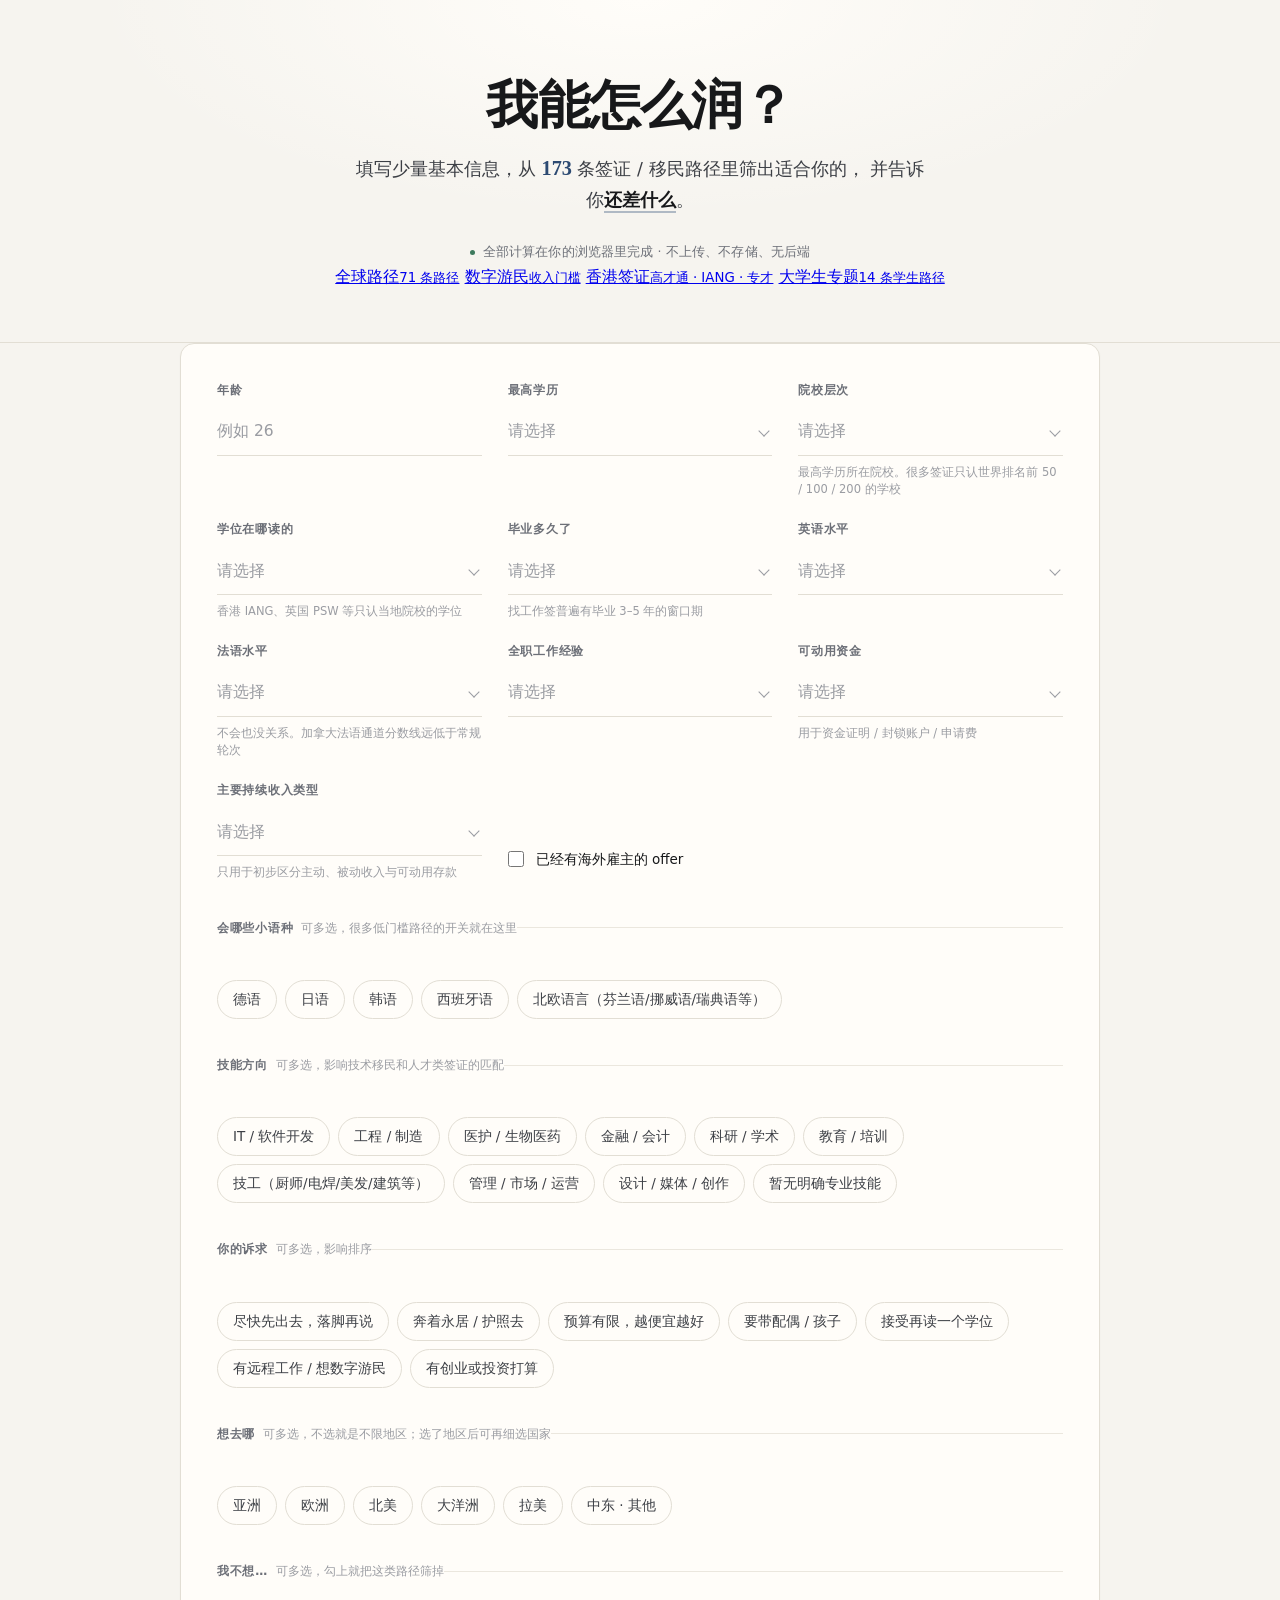
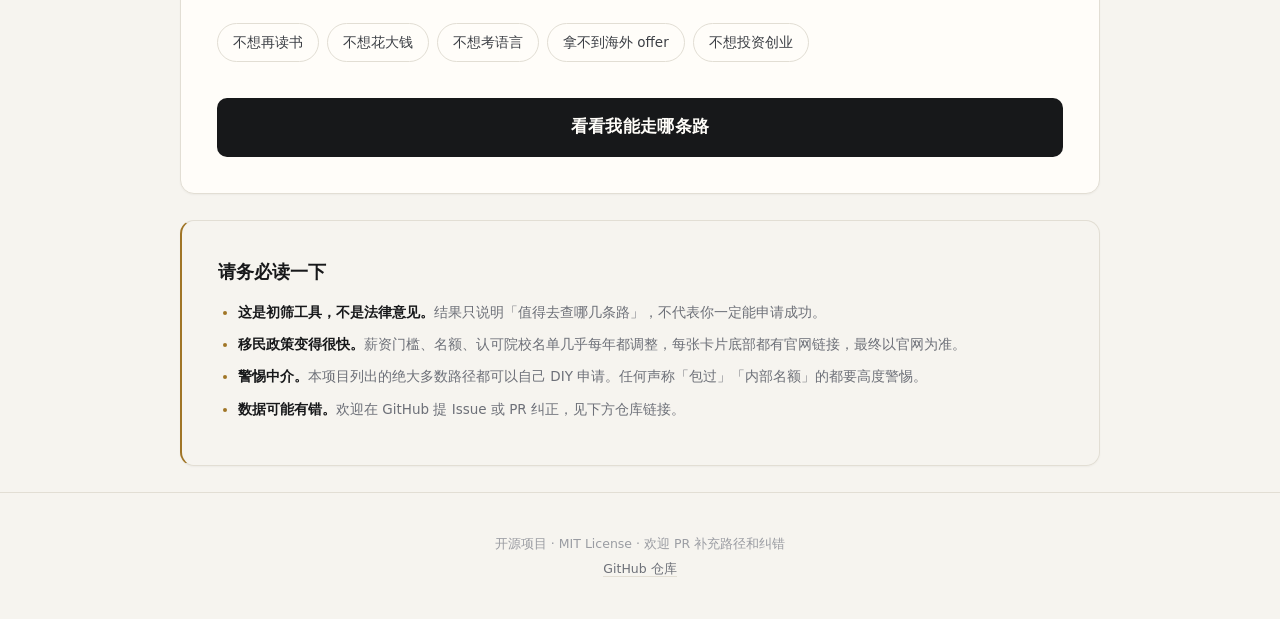
<file: index.html>
<!DOCTYPE html>
<html lang="zh-CN">
<head>
<meta charset="utf-8">
<meta name="viewport" content="width=device-width, initial-scale=1">
<title>润学导航 · 我能怎么出国？</title>
<meta name="description" content="填写年龄、学历、语言、技能，一次性看清自己能走哪些出国路径，以及还差什么。纯静态、开源、不收集任何数据。">
<link rel="stylesheet" href="css/style.css">
</head>
<body>

<header class="hero">
  <div class="wrap">
    <h1>我能怎么润？</h1>
    <p class="lead">
      填写少量基本信息，从 <b id="total">0</b> 条签证 / 移民路径里筛出适合你的，
      并告诉你<strong>还差什么</strong>。
    </p>
    <p class="privacy">全部计算在你的浏览器里完成 · 不上传、不存储、无后端</p>
    <nav class="hero-alt" aria-label="快速前往专题">
      <a class="current" href="index.html" aria-current="page"><span>全球路径</span><small>71 条路径</small></a>
      <a href="nomad.html"><span>数字游民</span><small>收入门槛</small></a>
      <a href="hk.html"><span>香港签证</span><small>高才通 · IANG · 专才</small></a>
      <a href="student.html"><span>大学生专题</span><small>14 条学生路径</small></a>
    </nav>
  </div>
</header>

<main class="wrap">

  <form id="form" class="panel">
    <div class="grid">
      <label class="field">
        <span>年龄</span>
        <input type="number" id="age" min="15" max="80" placeholder="例如 26" required>
      </label>

      <label class="field">
        <span>最高学历</span>
        <select id="degree" required></select>
      </label>

      <label class="field">
        <span>院校层次</span>
        <select id="uniRank" required></select>
        <small>最高学历所在院校。很多签证只认世界排名前 50 / 100 / 200 的学校</small>
      </label>

      <label class="field" id="ugRankField" hidden>
        <span>本科院校层次</span>
        <select id="ugRank"></select>
        <small>香港高才通 B / C 类只看本科院校，硕博院校不算</small>
      </label>

      <label class="field">
        <span>学位在哪读的</span>
        <select id="studyLoc" required></select>
        <small>香港 IANG、英国 PSW 等只认当地院校的学位</small>
      </label>

      <label class="field">
        <span>毕业多久了</span>
        <select id="gradYears" required></select>
        <small>找工作签普遍有毕业 3–5 年的窗口期</small>
      </label>

      <label class="field">
        <span>英语水平</span>
        <select id="english" required></select>
      </label>

      <label class="field">
        <span>法语水平</span>
        <select id="french" required></select>
        <small>不会也没关系。加拿大法语通道分数线远低于常规轮次</small>
      </label>

      <label class="field">
        <span>全职工作经验</span>
        <select id="workExp" required></select>
      </label>

      <label class="field">
        <span>可动用资金</span>
        <select id="funds" required></select>
        <small>用于资金证明 / 封锁账户 / 申请费</small>
      </label>

      <label class="field">
        <span>主要持续收入类型</span>
        <select id="incomeType" required></select>
        <small>只用于初步区分主动、被动收入与可动用存款</small>
      </label>

      <label class="field" id="remoteAbroadField" hidden>
        <span>当前工作能否长期在境外完成</span>
        <select id="remoteAbroad" disabled></select>
      </label>

      <label class="field" id="activeIncomeField" hidden>
        <span>可持续的主动月收入</span>
        <select id="activeIncome" disabled></select>
        <small>税前粗略档位即可</small>
      </label>

      <label class="field" id="primaryIncomeCountryField" hidden>
        <span>主要收入来源国家 / 地区</span>
        <select id="primaryIncomeCountry" disabled></select>
        <small>按主要雇主或客户所在地选择</small>
      </label>

      <label class="field" id="passiveIncomeField" hidden>
        <span>可持续的被动月收入</span>
        <select id="passiveIncome" disabled></select>
        <small>如房租、养老金、分红或利息</small>
      </label>

      <label class="field checkbox">
        <input type="checkbox" id="hasOffer">
        <span>已经有海外雇主的 offer</span>
      </label>
    </div>

    <fieldset>
      <legend>会哪些小语种<em>可多选，很多低门槛路径的开关就在这里</em></legend>
      <div id="langs" class="chips"></div>
    </fieldset>

    <fieldset>
      <legend>技能方向<em>可多选，影响技术移民和人才类签证的匹配</em></legend>
      <div id="skills" class="chips"></div>
    </fieldset>

    <fieldset>
      <legend>你的诉求<em>可多选，影响排序</em></legend>
      <div id="goals" class="chips"></div>
    </fieldset>

    <fieldset>
      <legend>想去哪<em>可多选，不选就是不限地区；选了地区后可再细选国家</em></legend>
      <div id="regions" class="chips"></div>
      <div id="countries" class="chips countries" hidden></div>
    </fieldset>

    <fieldset>
      <legend>我不想…<em>可多选，勾上就把这类路径筛掉</em></legend>
      <div id="excludes" class="chips"></div>
    </fieldset>

    <button type="submit" class="primary">看看我能走哪条路</button>
  </form>

  <div id="results" hidden>
    <div id="summary" class="panel summary"></div>

    <div class="filterbar">
      <label class="switch">
        <input type="checkbox" id="onlyDeveloped">
        <span>只看发达国家 / 地区</span>
      </label>
      <span id="filterNote" class="filter-note"></span>
      <button id="copyLink" class="ghost">复制结果链接</button>
    </div>

    <div id="groups"></div>
  </div>

  <section class="panel disclaimer">
    <h2>请务必读一下</h2>
    <ul>
      <li><b>这是初筛工具，不是法律意见。</b>结果只说明「值得去查哪几条路」，不代表你一定能申请成功。</li>
      <li><b>移民政策变得很快。</b>薪资门槛、名额、认可院校名单几乎每年都调整，每张卡片底部都有官网链接，最终以官网为准。</li>
      <li><b>警惕中介。</b>本项目列出的绝大多数路径都可以自己 DIY 申请。任何声称「包过」「内部名额」的都要高度警惕。</li>
      <li><b>数据可能有错。</b>欢迎在 GitHub 提 Issue 或 PR 纠正，见下方仓库链接。</li>
    </ul>
  </section>

</main>

<footer>
  <div class="wrap">
    <p>开源项目 · MIT License · 欢迎 PR 补充路径和纠错</p>
    <p><a href="https://github.com/RadishXN/run-abroad" target="_blank" rel="noopener noreferrer">GitHub 仓库</a></p>
  </div>
</footer>

<script src="js/data.js"></script>
<script src="js/engine.js"></script>
<script src="js/app.js"></script>
</body>
</html>
</file>
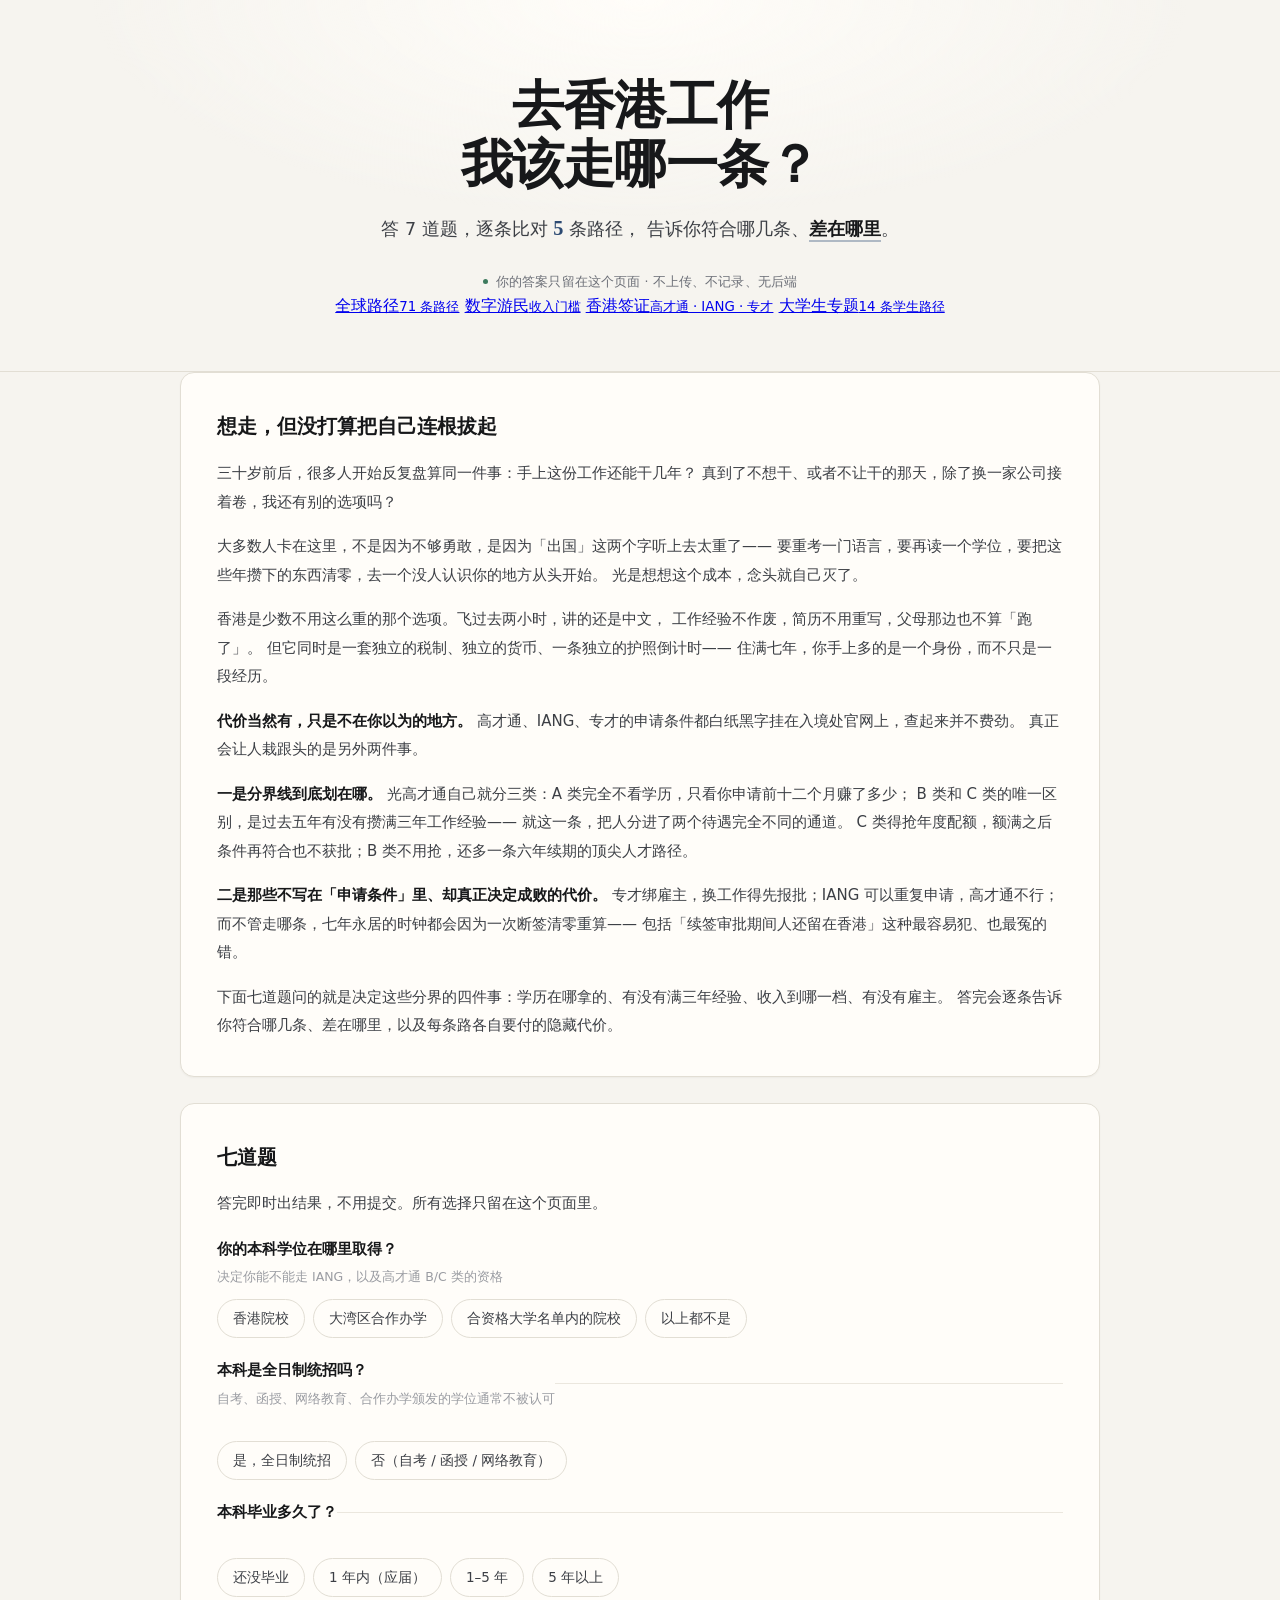
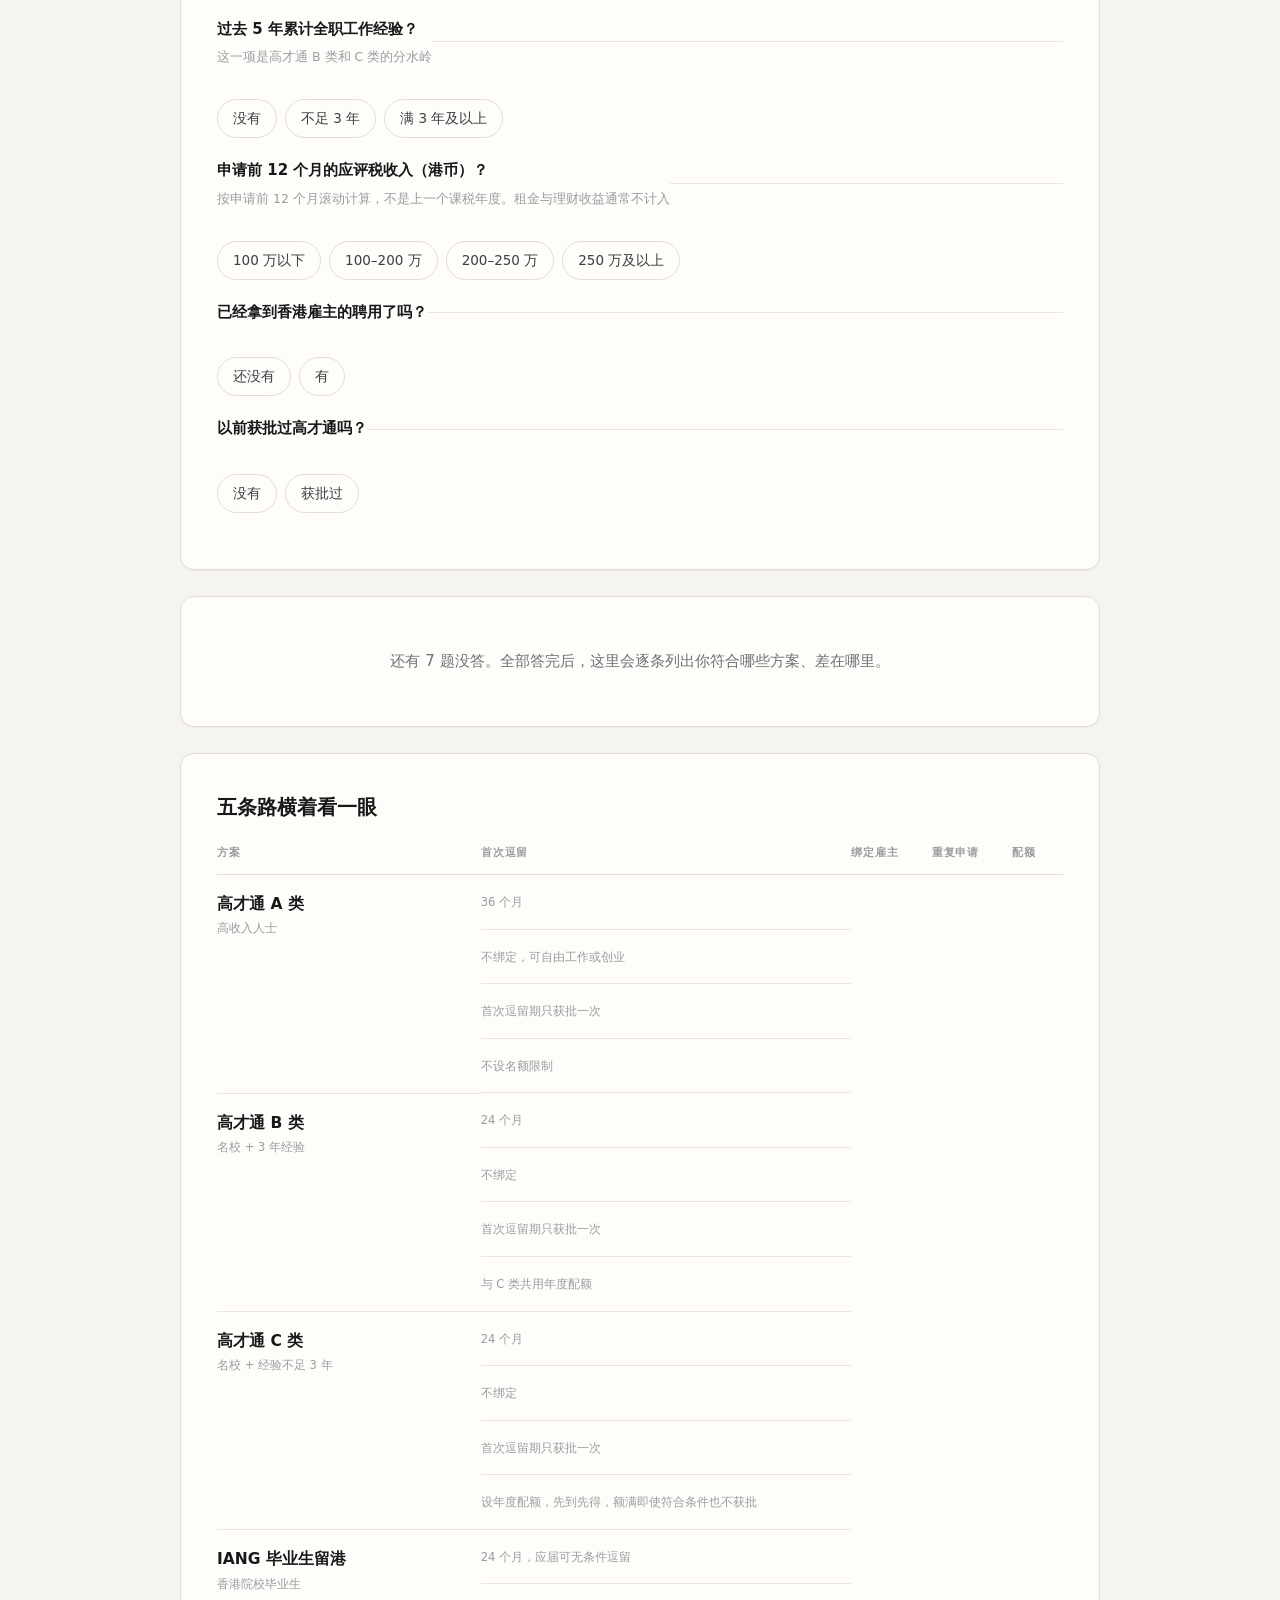
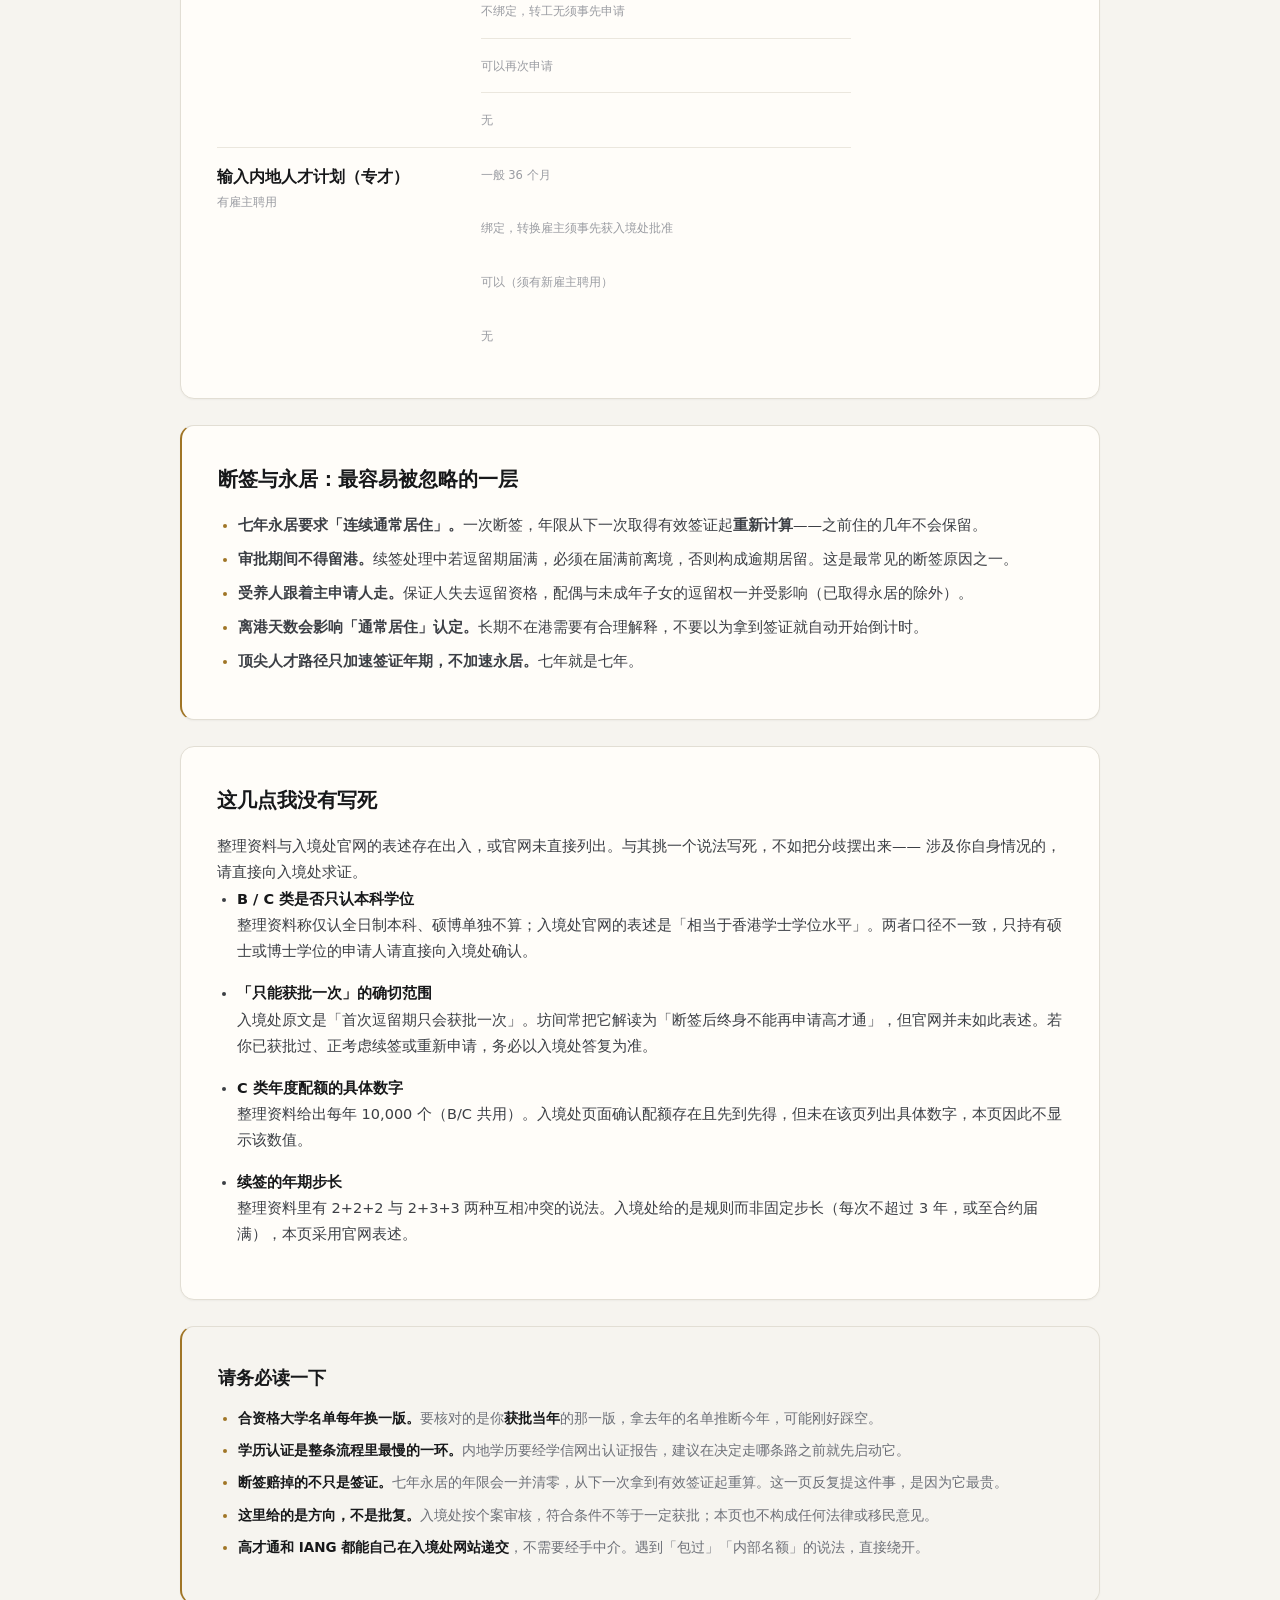
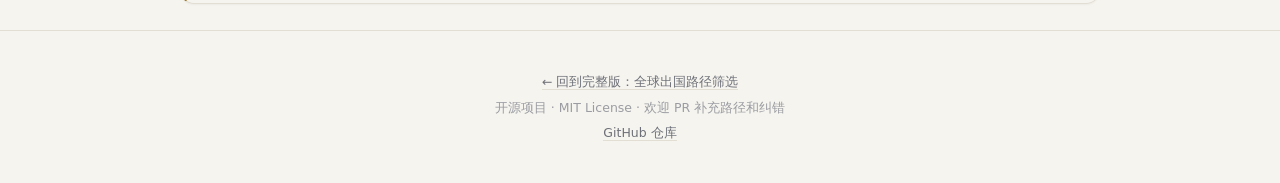
<file: hk.html>
<!DOCTYPE html>
<html lang="zh-CN">
<head>
<meta charset="utf-8">
<meta name="viewport" content="width=device-width, initial-scale=1">
<title>香港工作签证 · 我该走哪一条？</title>
<meta name="description" content="答 7 道题，逐条比对高才通 A/B/C、IANG、专才五条路径，告诉你符合哪几条、差在哪里。纯静态、开源、不收集任何数据。">
<link rel="stylesheet" href="css/style.css">
</head>
<body>

<header class="hero">
  <div class="wrap">
    <h1>去香港工作<br>我该走哪一条？</h1>
    <p class="lead">
      答 7 道题，逐条比对 <b id="schemeCount">0</b> 条路径，
      告诉你符合哪几条、<strong>差在哪里</strong>。
    </p>
    <p class="privacy">你的答案只留在这个页面 · 不上传、不记录、无后端</p>
    <nav class="hero-alt" aria-label="快速前往专题">
      <a href="index.html"><span>全球路径</span><small>71 条路径</small></a>
      <a href="nomad.html"><span>数字游民</span><small>收入门槛</small></a>
      <a class="current" href="hk.html" aria-current="page"><span>香港签证</span><small>高才通 · IANG · 专才</small></a>
      <a href="student.html"><span>大学生专题</span><small>14 条学生路径</small></a>
    </nav>
  </div>
</header>

<main class="wrap">

  <section class="panel d-block">
    <h2>想走，但没打算把自己连根拔起</h2>
    <div class="prose">
      <p>
        三十岁前后，很多人开始反复盘算同一件事：手上这份工作还能干几年？
        真到了不想干、或者不让干的那天，除了换一家公司接着卷，我还有别的选项吗？
      </p>
      <p>
        大多数人卡在这里，不是因为不够勇敢，是因为「出国」这两个字听上去太重了——
        要重考一门语言，要再读一个学位，要把这些年攒下的东西清零，去一个没人认识你的地方从头开始。
        光是想想这个成本，念头就自己灭了。
      </p>
      <p>
        香港是少数不用这么重的那个选项。飞过去两小时，讲的还是中文，
        工作经验不作废，简历不用重写，父母那边也不算「跑了」。
        但它同时是一套独立的税制、独立的货币、一条独立的护照倒计时——
        住满七年，你手上多的是一个身份，而不只是一段经历。
      </p>
      <p>
        <strong>代价当然有，只是不在你以为的地方。</strong>
        高才通、IANG、专才的申请条件都白纸黑字挂在入境处官网上，查起来并不费劲。
        真正会让人栽跟头的是另外两件事。
      </p>
      <p>
        <strong>一是分界线到底划在哪。</strong>
        光高才通自己就分三类：A 类完全不看学历，只看你申请前十二个月赚了多少；
        B 类和 C 类的唯一区别，是过去五年有没有攒满三年工作经验——
        就这一条，把人分进了两个待遇完全不同的通道。
        C 类得抢年度配额，额满之后条件再符合也不获批；B 类不用抢，还多一条六年续期的顶尖人才路径。
      </p>
      <p>
        <strong>二是那些不写在「申请条件」里、却真正决定成败的代价。</strong>
        专才绑雇主，换工作得先报批；IANG 可以重复申请，高才通不行；
        而不管走哪条，七年永居的时钟都会因为一次断签清零重算——
        包括「续签审批期间人还留在香港」这种最容易犯、也最冤的错。
      </p>
      <p>
        下面七道题问的就是决定这些分界的四件事：学历在哪拿的、有没有满三年经验、收入到哪一档、有没有雇主。
        答完会逐条告诉你符合哪几条、差在哪里，以及每条路各自要付的隐藏代价。
      </p>
    </div>
  </section>

  <section class="panel d-block">
    <h2>七道题</h2>
    <p class="notes">答完即时出结果，不用提交。所有选择只留在这个页面里。</p>
    <div id="quiz" class="hk-quiz"></div>
  </section>

  <div id="result"></div>

  <section class="panel d-block">
    <h2>五条路横着看一眼</h2>
    <div class="table-scroll">
      <table class="cmp" id="cmp"></table>
    </div>
  </section>

  <section class="panel d-block d-warn">
    <h2>断签与永居：最容易被忽略的一层</h2>
    <ul class="d-list">
      <li><b>七年永居要求「连续通常居住」。</b>一次断签，年限从下一次取得有效签证起<b>重新计算</b>——之前住的几年不会保留。</li>
      <li><b>审批期间不得留港。</b>续签处理中若逗留期届满，必须在届满前离境，否则构成逾期居留。这是最常见的断签原因之一。</li>
      <li><b>受养人跟着主申请人走。</b>保证人失去逗留资格，配偶与未成年子女的逗留权一并受影响（已取得永居的除外）。</li>
      <li><b>离港天数会影响「通常居住」认定。</b>长期不在港需要有合理解释，不要以为拿到签证就自动开始倒计时。</li>
      <li><b>顶尖人才路径只加速签证年期，不加速永居。</b>七年就是七年。</li>
    </ul>
  </section>

  <section class="panel d-block">
    <h2>这几点我没有写死</h2>
    <p class="notes">
      整理资料与入境处官网的表述存在出入，或官网未直接列出。与其挑一个说法写死，不如把分歧摆出来——
      涉及你自身情况的，请直接向入境处求证。
    </p>
    <ul class="d-list hk-uncertain" id="uncertain"></ul>
  </section>

  <section class="panel disclaimer">
    <h2>请务必读一下</h2>
    <ul>
      <li><b>合资格大学名单每年换一版。</b>要核对的是你<b>获批当年</b>的那一版，拿去年的名单推断今年，可能刚好踩空。</li>
      <li><b>学历认证是整条流程里最慢的一环。</b>内地学历要经学信网出认证报告，建议在决定走哪条路之前就先启动它。</li>
      <li><b>断签赔掉的不只是签证。</b>七年永居的年限会一并清零，从下一次拿到有效签证起重算。这一页反复提这件事，是因为它最贵。</li>
      <li><b>这里给的是方向，不是批复。</b>入境处按个案审核，符合条件不等于一定获批；本页也不构成任何法律或移民意见。</li>
      <li><b>高才通和 IANG 都能自己在入境处网站递交</b>，不需要经手中介。遇到「包过」「内部名额」的说法，直接绕开。</li>
    </ul>
  </section>

</main>

<footer>
  <div class="wrap">
    <p><a href="index.html">← 回到完整版：全球出国路径筛选</a></p>
    <p>开源项目 · MIT License · 欢迎 PR 补充路径和纠错</p>
    <p><a href="https://github.com/RadishXN/run-abroad" target="_blank" rel="noopener noreferrer">GitHub 仓库</a></p>
  </div>
</footer>

<script src="js/data.js"></script>
<script src="js/engine.js"></script>
<script src="js/hk-data.js"></script>
<script src="js/hk.js"></script>
</body>
</html>
</file>
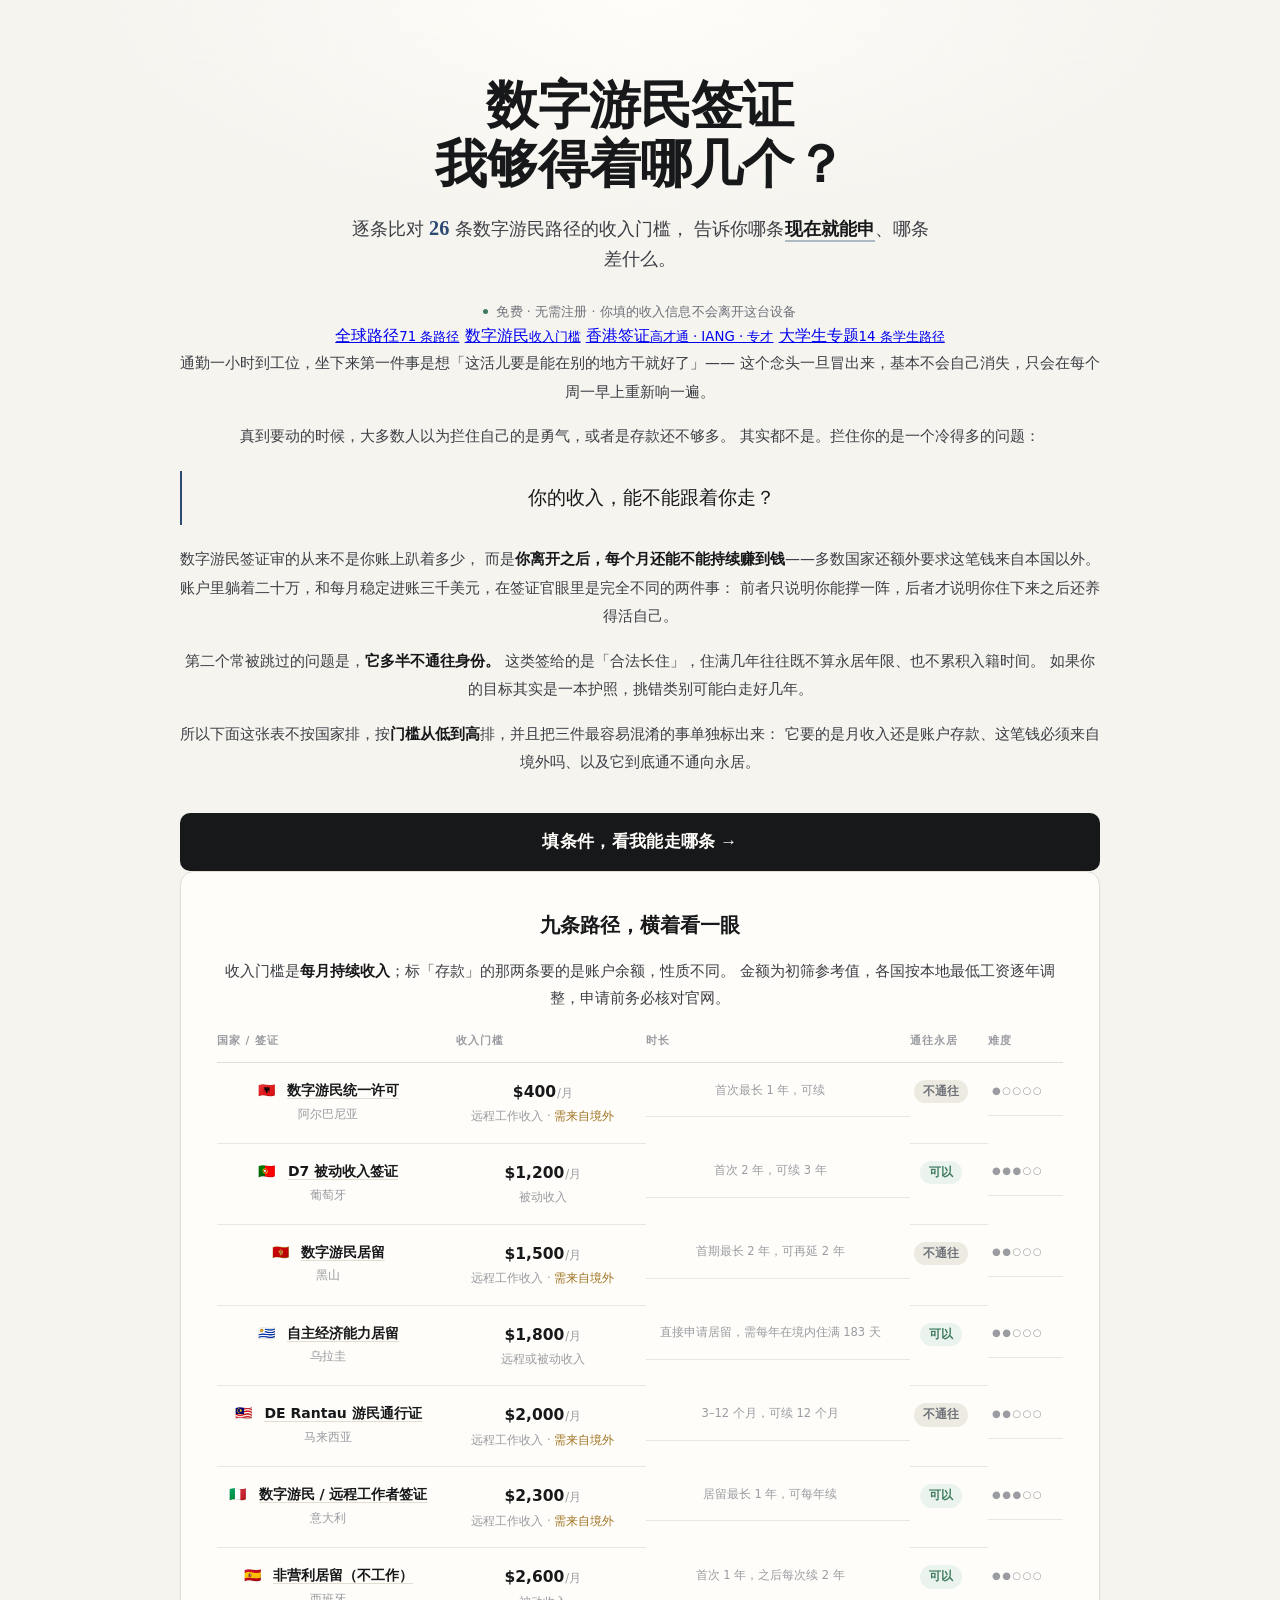
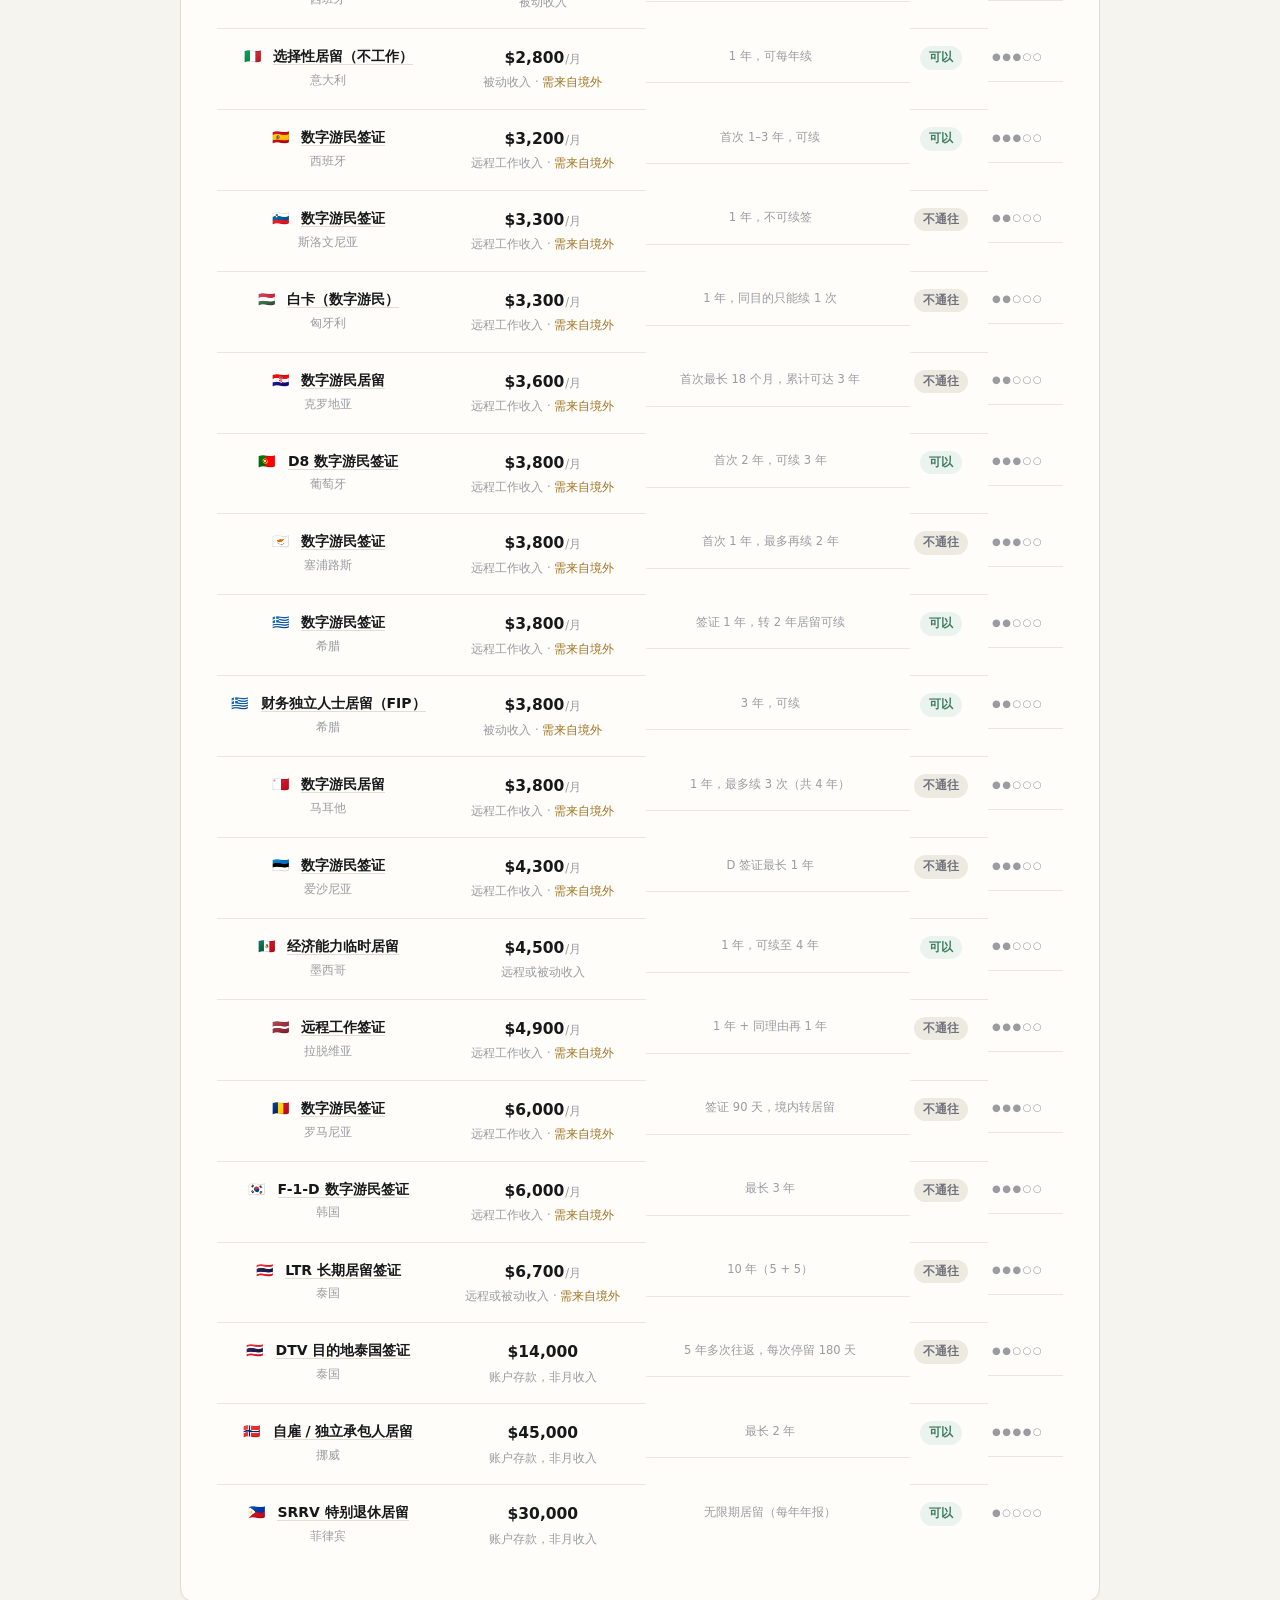
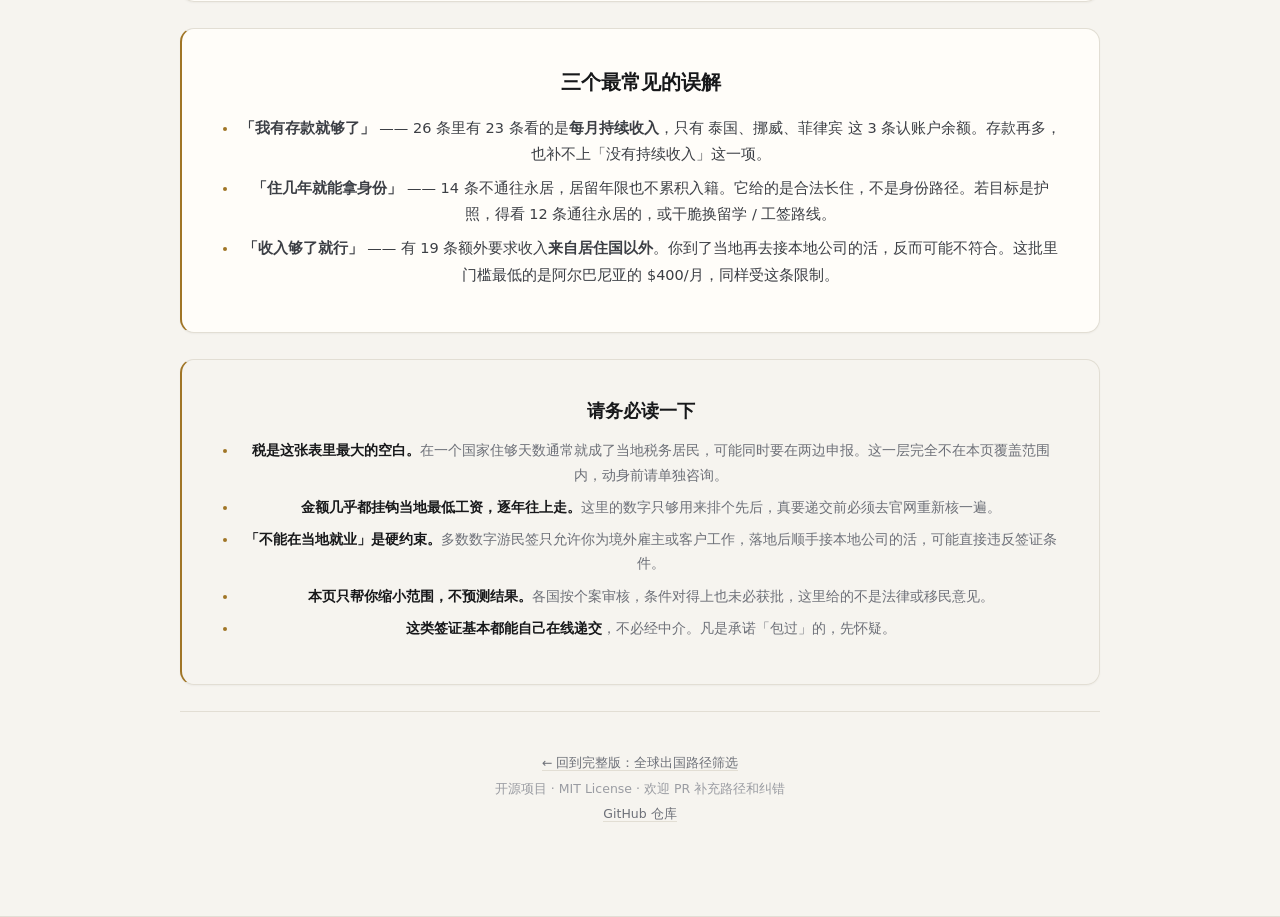
<file: nomad.html>
<!DOCTYPE html>
<html lang="zh-CN">
<head>
<meta charset="utf-8">
<meta name="viewport" content="width=device-width, initial-scale=1">
<title>数字游民签证 · 我够得着哪几个？</title>
<meta name="description" content="把你的收入类型、能否远程、月收入档位代进去，逐条比对数字游民签证的门槛，告诉你哪条能走、哪条差什么。纯静态、开源、不收集任何数据。">
<link rel="stylesheet" href="css/style.css">
</head>
<body>

<header class="hero">
  <div class="wrap">
    <h1>数字游民签证<br>我够得着哪几个？</h1>
    <p class="lead">
      逐条比对 <b id="nomadCount">0</b> 条数字游民路径的收入门槛，
      告诉你哪条<strong>现在就能申</strong>、哪条差什么。
    </p>
    <p class="privacy">免费 · 无需注册 · 你填的收入信息不会离开这台设备</p>
    <nav class="hero-alt" aria-label="快速前往专题">
      <a href="index.html"><span>全球路径</span><small>71 条路径</small></a>
      <a class="current" href="nomad.html" aria-current="page"><span>数字游民</span><small>收入门槛</small></a>
      <a href="hk.html"><span>香港签证</span><small>高才通 · IANG · 专才</small></a>
      <a href="student.html"><span>大学生专题</span><small>14 条学生路径</small></a>
    </nav>
    <div class="prose">
      <p>
        通勤一小时到工位，坐下来第一件事是想「这活儿要是能在别的地方干就好了」——
        这个念头一旦冒出来，基本不会自己消失，只会在每个周一早上重新响一遍。
      </p>
      <p>
        真到要动的时候，大多数人以为拦住自己的是勇气，或者是存款还不够多。
        其实都不是。拦住你的是一个冷得多的问题：
      </p>
      <blockquote>你的收入，能不能跟着你走？</blockquote>
      <p>
        数字游民签证审的从来不是你账上趴着多少，
        而是<strong>你离开之后，每个月还能不能持续赚到钱</strong>——多数国家还额外要求这笔钱来自本国以外。
        账户里躺着二十万，和每月稳定进账三千美元，在签证官眼里是完全不同的两件事：
        前者只说明你能撑一阵，后者才说明你住下来之后还养得活自己。
      </p>
      <p>
        第二个常被跳过的问题是，<strong>它多半不通往身份。</strong>
        这类签给的是「合法长住」，住满几年往往既不算永居年限、也不累积入籍时间。
        如果你的目标其实是一本护照，挑错类别可能白走好几年。
      </p>
      <p>
        所以下面这张表不按国家排，按<strong>门槛从低到高</strong>排，并且把三件最容易混淆的事单独标出来：
        它要的是月收入还是账户存款、这笔钱必须来自境外吗、以及它到底通不通向永居。
      </p>
    </div>
    <a class="primary btn-link" href="index.html?t=remote#form">填条件，看我能走哪条 →</a>
  </section>

  <section class="panel d-block">
    <h2>九条路径，横着看一眼</h2>
    <p class="notes">
      收入门槛是<strong>每月持续收入</strong>；标「存款」的那两条要的是账户余额，性质不同。
      金额为初筛参考值，各国按本地最低工资逐年调整，申请前务必核对官网。
    </p>
    <div class="table-scroll">
      <table class="cmp" id="cmp"></table>
    </div>
  </section>

  <section class="panel d-block d-warn">
    <h2>三个最常见的误解</h2>
    <ul class="d-list" id="myths"></ul>
  </section>

  <section class="panel disclaimer">
    <h2>请务必读一下</h2>
    <ul>
      <li><b>税是这张表里最大的空白。</b>在一个国家住够天数通常就成了当地税务居民，可能同时要在两边申报。这一层完全不在本页覆盖范围内，动身前请单独咨询。</li>
      <li><b>金额几乎都挂钩当地最低工资，逐年往上走。</b>这里的数字只够用来排个先后，真要递交前必须去官网重新核一遍。</li>
      <li><b>「不能在当地就业」是硬约束。</b>多数数字游民签只允许你为境外雇主或客户工作，落地后顺手接本地公司的活，可能直接违反签证条件。</li>
      <li><b>本页只帮你缩小范围，不预测结果。</b>各国按个案审核，条件对得上也未必获批，这里给的不是法律或移民意见。</li>
      <li><b>这类签证基本都能自己在线递交</b>，不必经中介。凡是承诺「包过」的，先怀疑。</li>
    </ul>
  </section>

</main>

<footer>
  <div class="wrap">
    <p><a href="index.html">← 回到完整版：全球出国路径筛选</a></p>
    <p>开源项目 · MIT License · 欢迎 PR 补充路径和纠错</p>
    <p><a href="https://github.com/RadishXN/run-abroad" target="_blank" rel="noopener noreferrer">GitHub 仓库</a></p>
  </div>
</footer>

<script src="js/data.js"></script>
<script src="js/engine.js"></script>
<script src="js/nomad.js"></script>
</body>
</html>
</file>
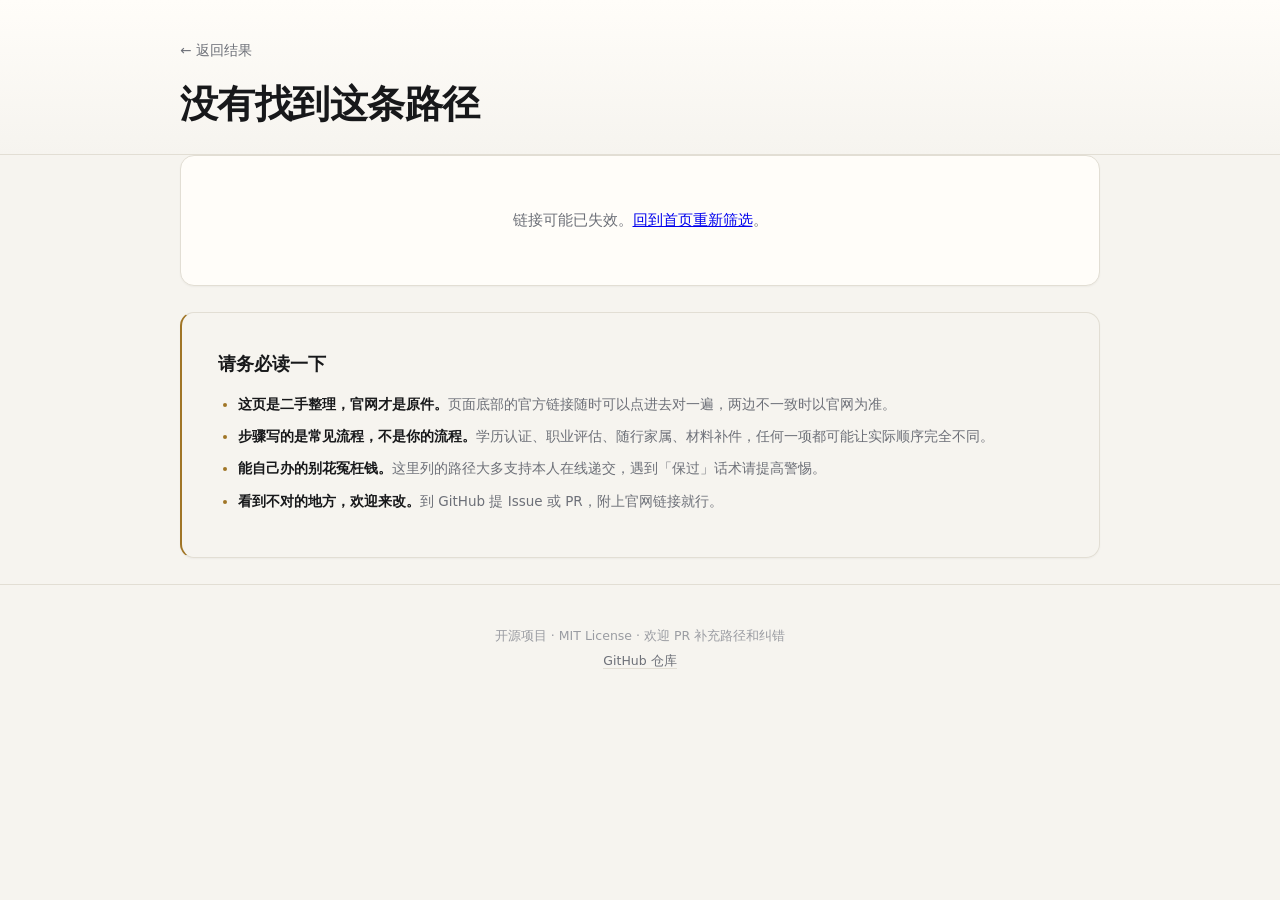
<file: pathway.html>
<!DOCTYPE html>
<html lang="zh-CN">
<head>
<meta charset="utf-8">
<meta name="viewport" content="width=device-width, initial-scale=1">
<title>路径详情 · 润学导航</title>
<meta name="description" content="单条签证 / 移民路径的详细门槛、申请步骤、材料清单与官方链接。">
<link rel="stylesheet" href="css/style.css">
</head>
<body class="detail-page">

<header class="detail-head">
  <div class="wrap">
    <a class="back" href="index.html">← 返回结果</a>
    <div id="head"></div>
  </div>
</header>

<main class="wrap">
  <div id="body"></div>

  <section class="panel disclaimer">
    <h2>请务必读一下</h2>
    <ul>
      <li><b>这页是二手整理，官网才是原件。</b>页面底部的官方链接随时可以点进去对一遍，两边不一致时以官网为准。</li>
      <li><b>步骤写的是常见流程，不是你的流程。</b>学历认证、职业评估、随行家属、材料补件，任何一项都可能让实际顺序完全不同。</li>
      <li><b>能自己办的别花冤枉钱。</b>这里列的路径大多支持本人在线递交，遇到「保过」话术请提高警惕。</li>
      <li><b>看到不对的地方，欢迎来改。</b>到 GitHub 提 Issue 或 PR，附上官网链接就行。</li>
    </ul>
  </section>
</main>

<footer>
  <div class="wrap">
    <p>开源项目 · MIT License · 欢迎 PR 补充路径和纠错</p>
    <p><a href="https://github.com/RadishXN/run-abroad" target="_blank" rel="noopener noreferrer">GitHub 仓库</a></p>
  </div>
</footer>

<script src="js/data.js"></script>
<script src="js/engine.js"></script>
<script src="js/detail.js"></script>
</body>
</html>
</file>
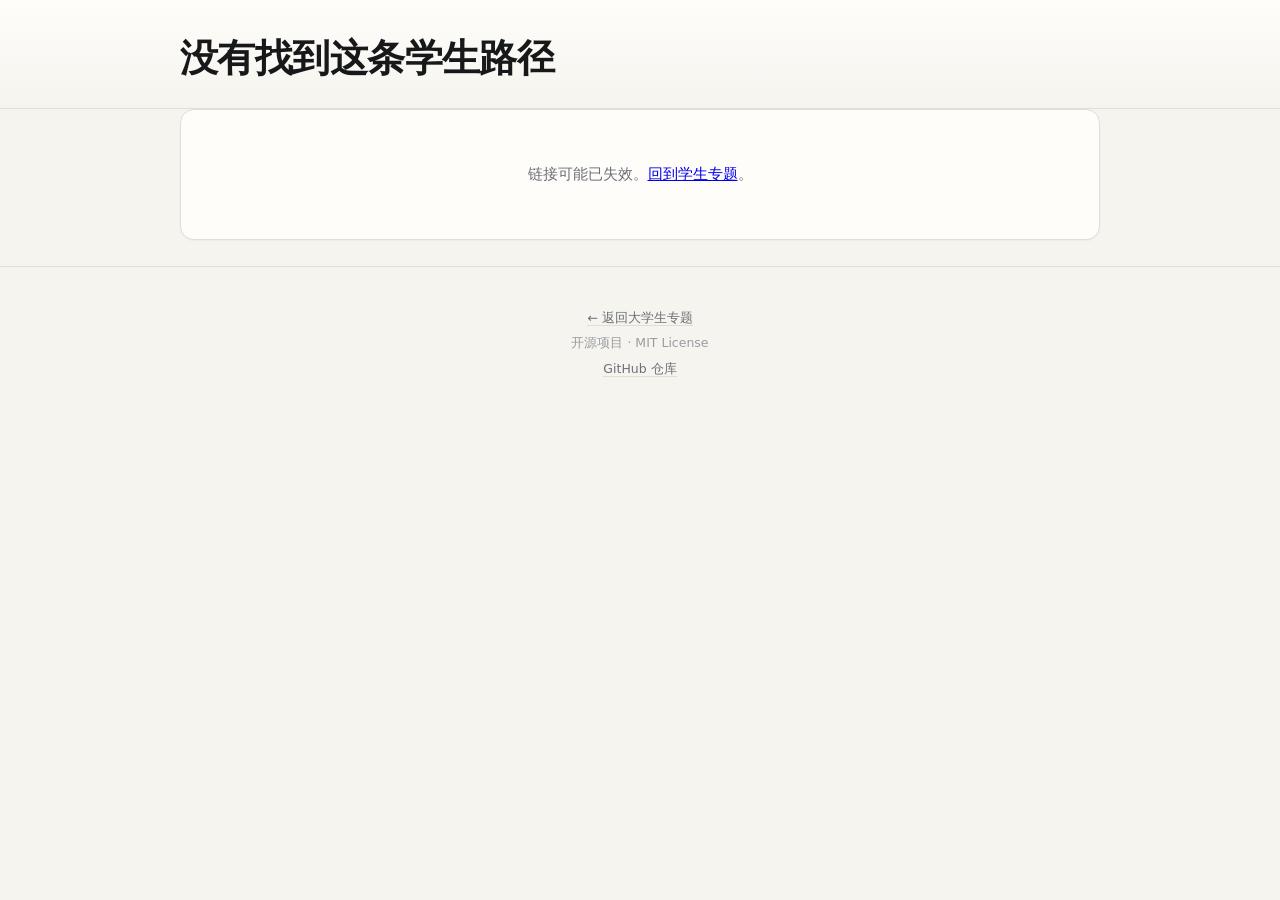
<file: student-pathway.html>
<!DOCTYPE html>
<html lang="zh-CN">
<head>
<meta charset="utf-8">
<meta name="viewport" content="width=device-width, initial-scale=1">
<title>学生路径详情 · 润学导航</title>
<meta name="description" content="大学生出国路径的条件、费用、工作边界、申请步骤与官方来源。">
<link rel="stylesheet" href="css/style.css">
</head>
<body class="detail-page student-detail-page">
<header class="detail-head"><div class="wrap" id="head"></div></header>
<main class="wrap" id="body"></main>
<footer><div class="wrap"><p><a href="student.html">← 返回大学生专题</a></p><p>开源项目 · MIT License</p><p><a href="https://github.com/RadishXN/run-abroad" target="_blank" rel="noopener noreferrer">GitHub 仓库</a></p></div></footer>
<script src="js/student-data.js"></script>
<script src="js/student-guides.js"></script>
<script src="js/student-detail.js"></script>
</body>
</html>
</file>
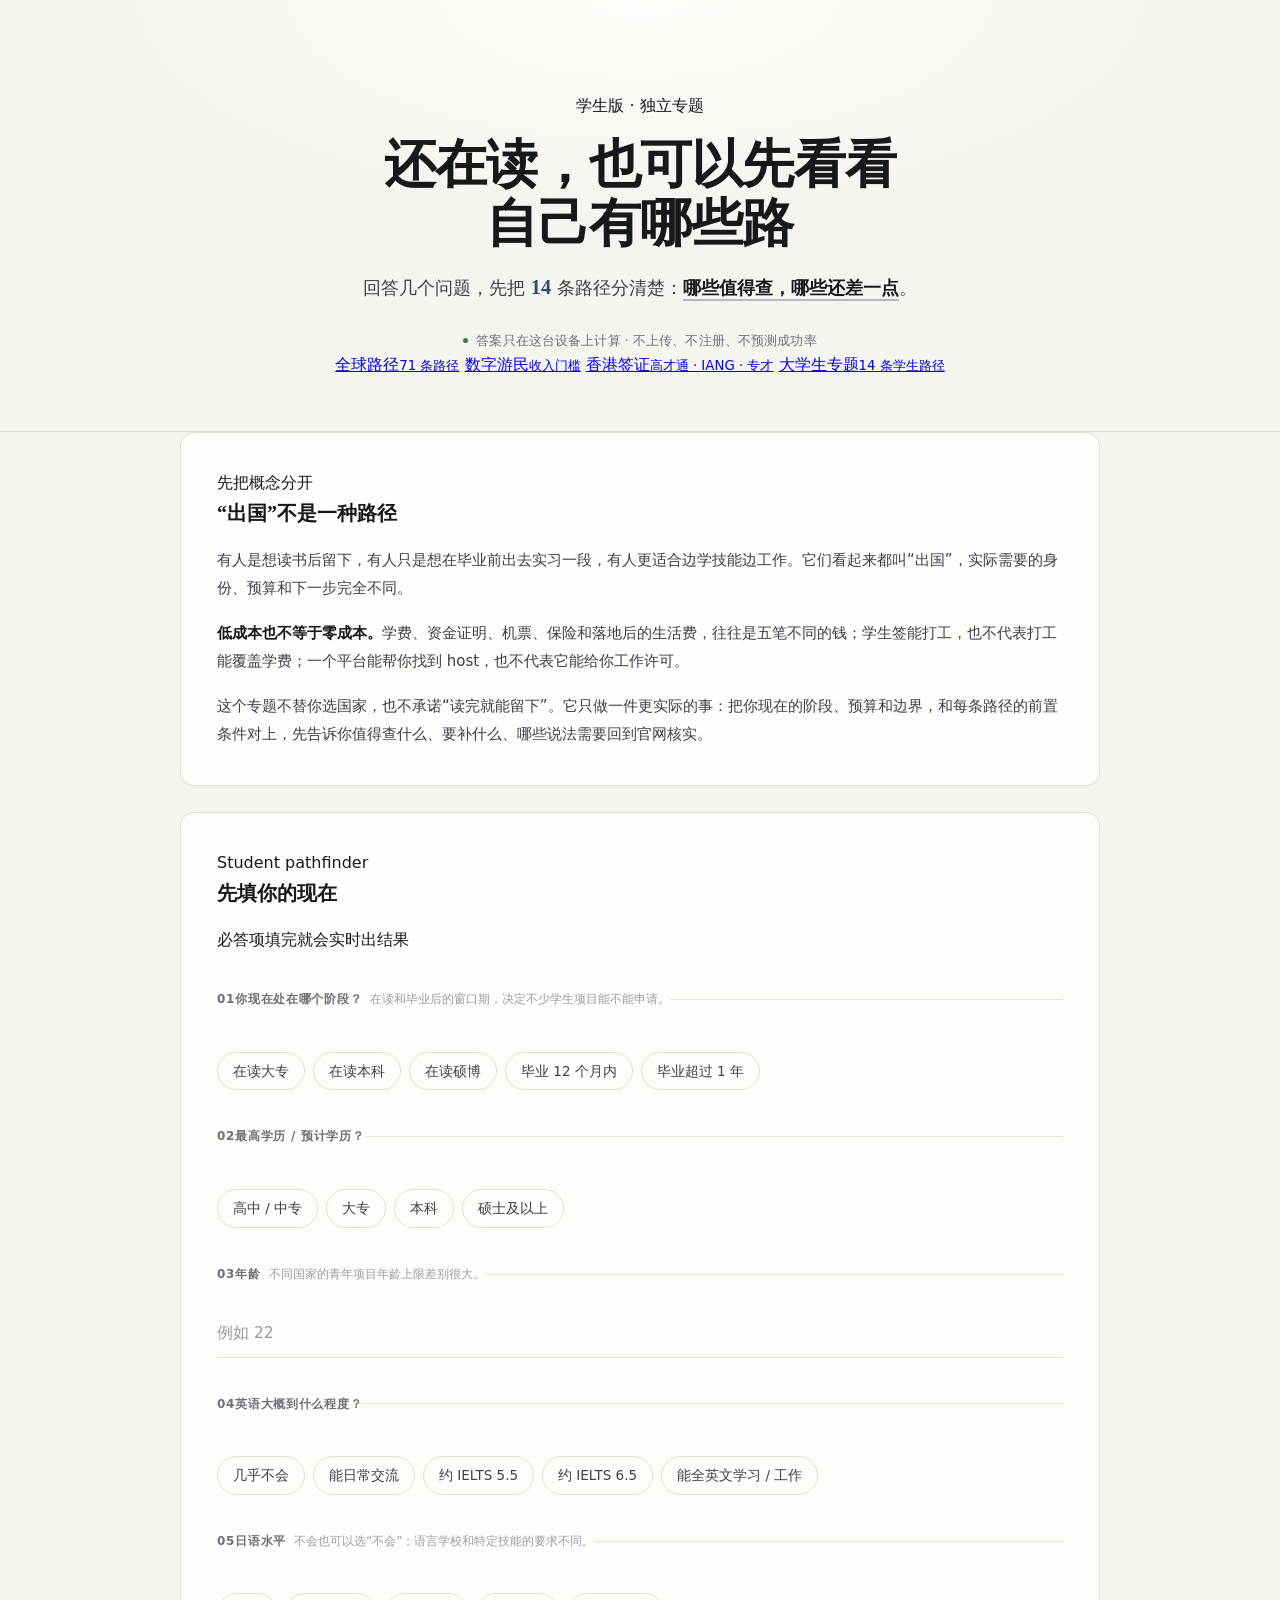
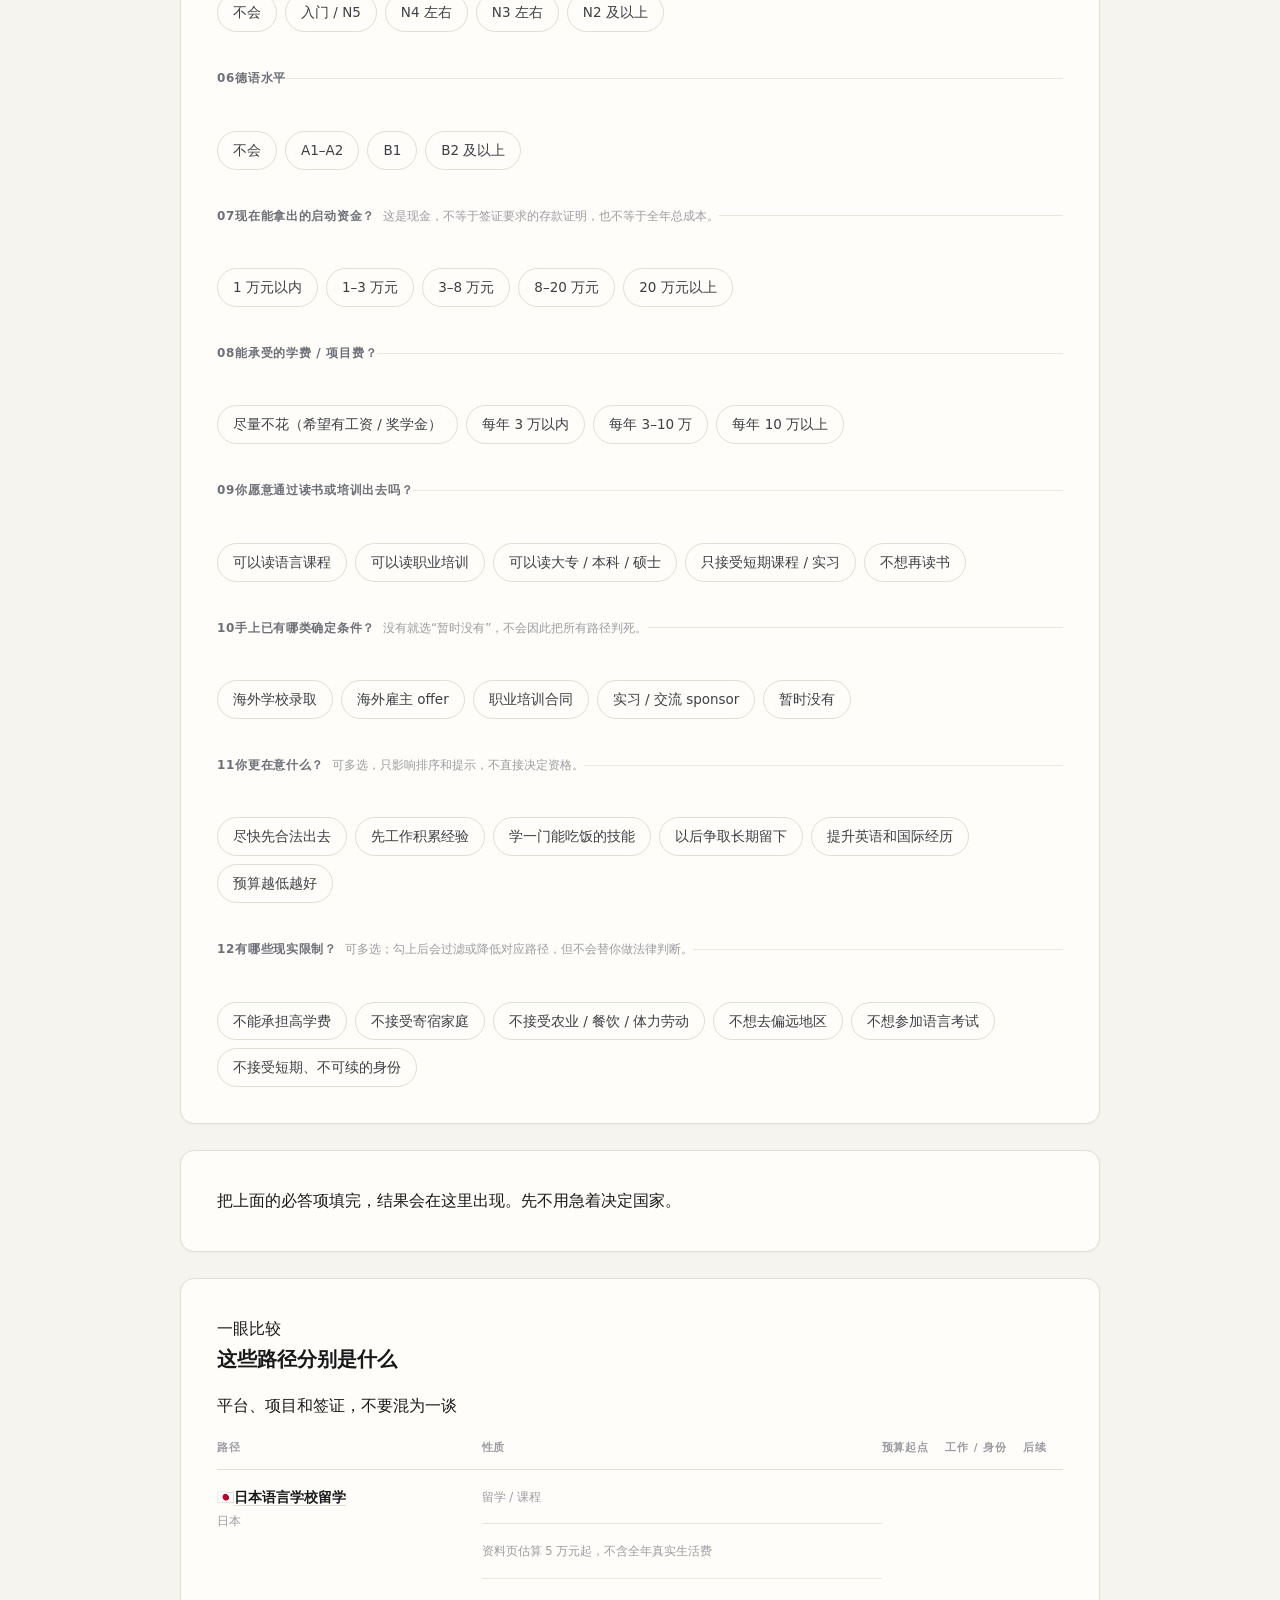
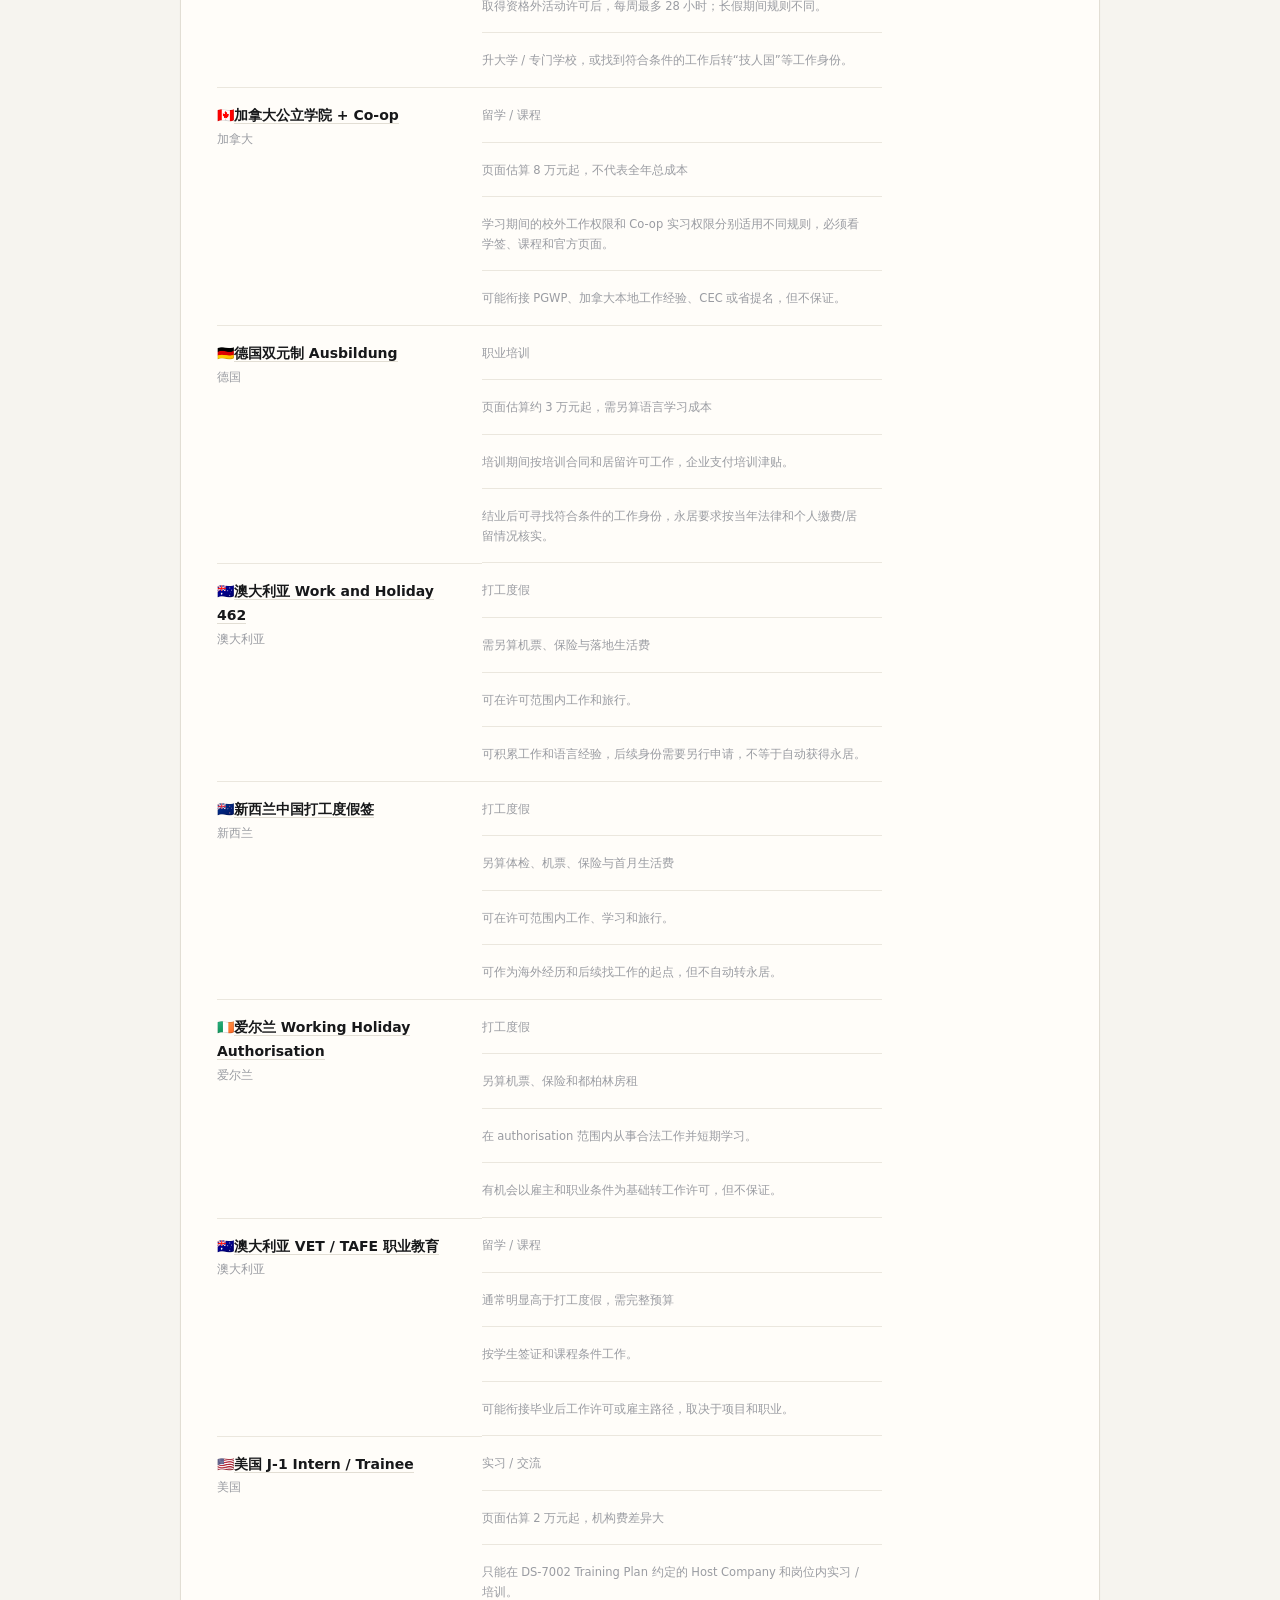
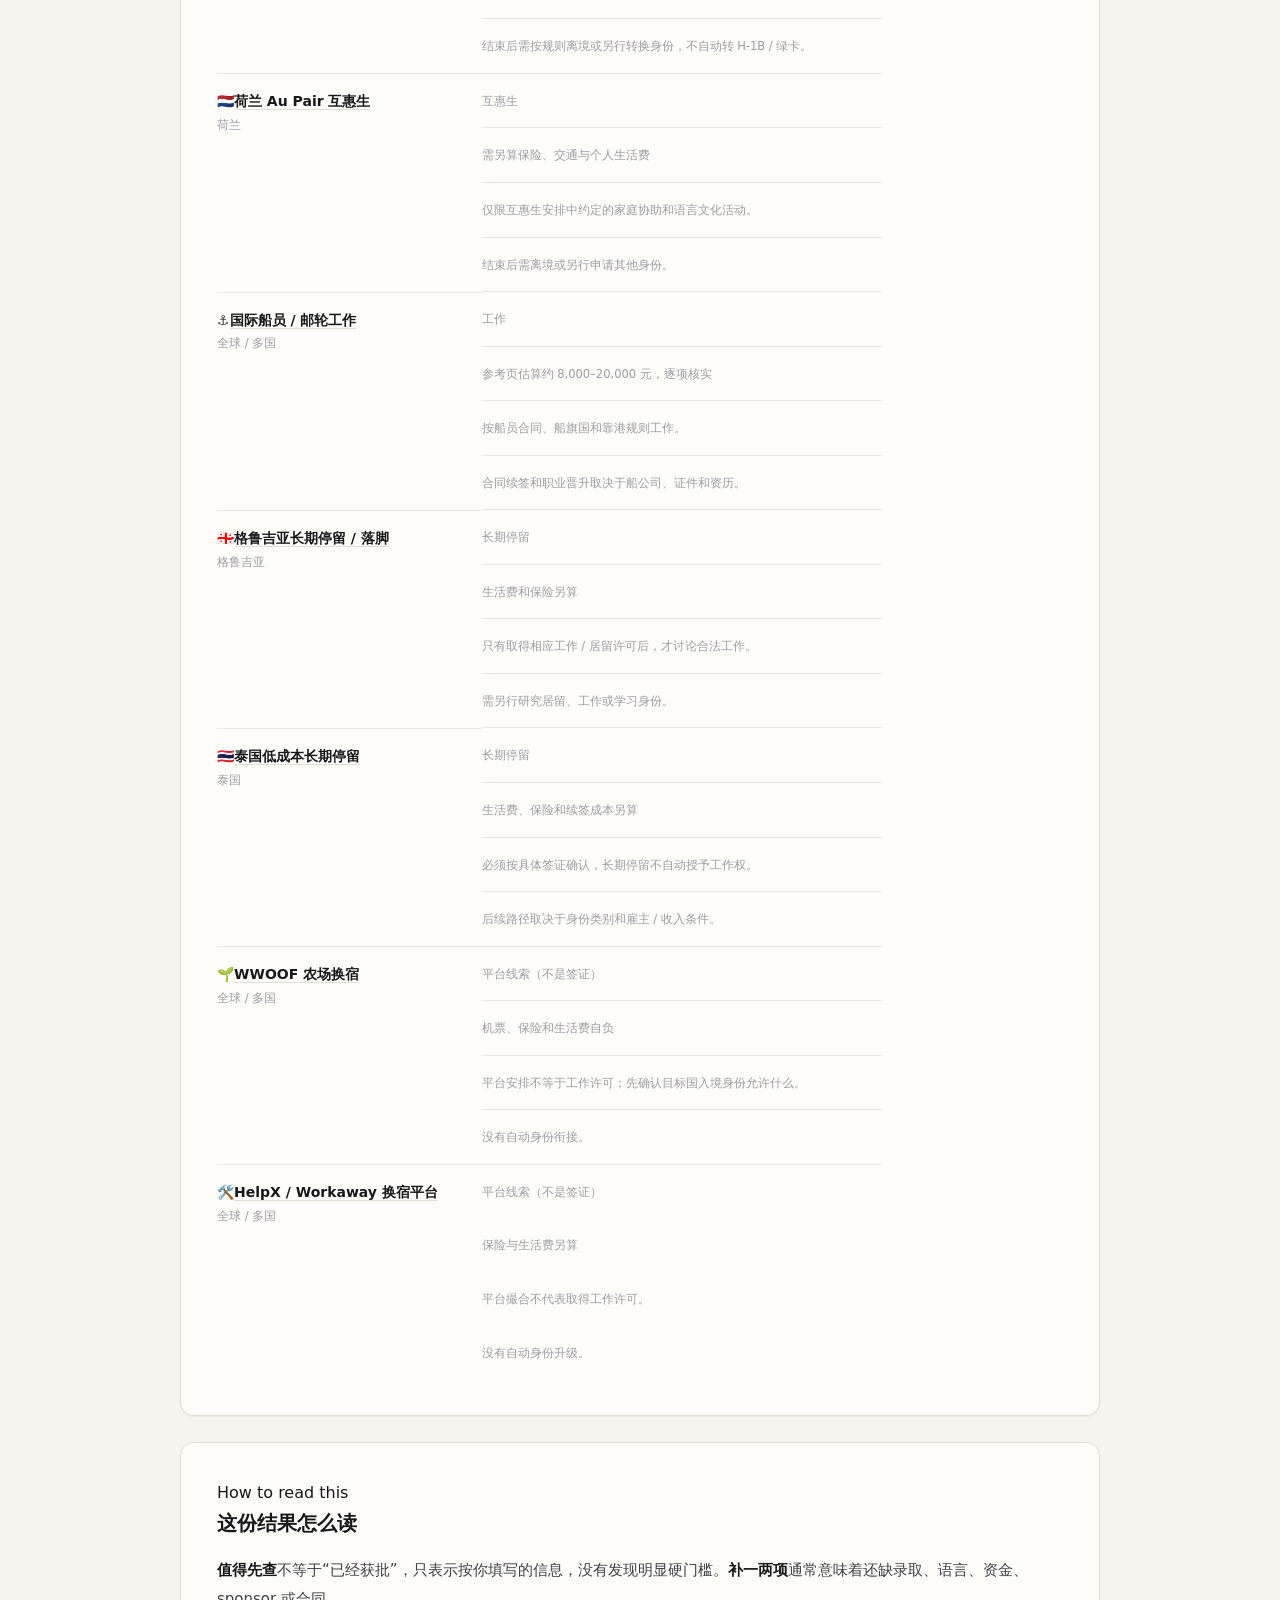
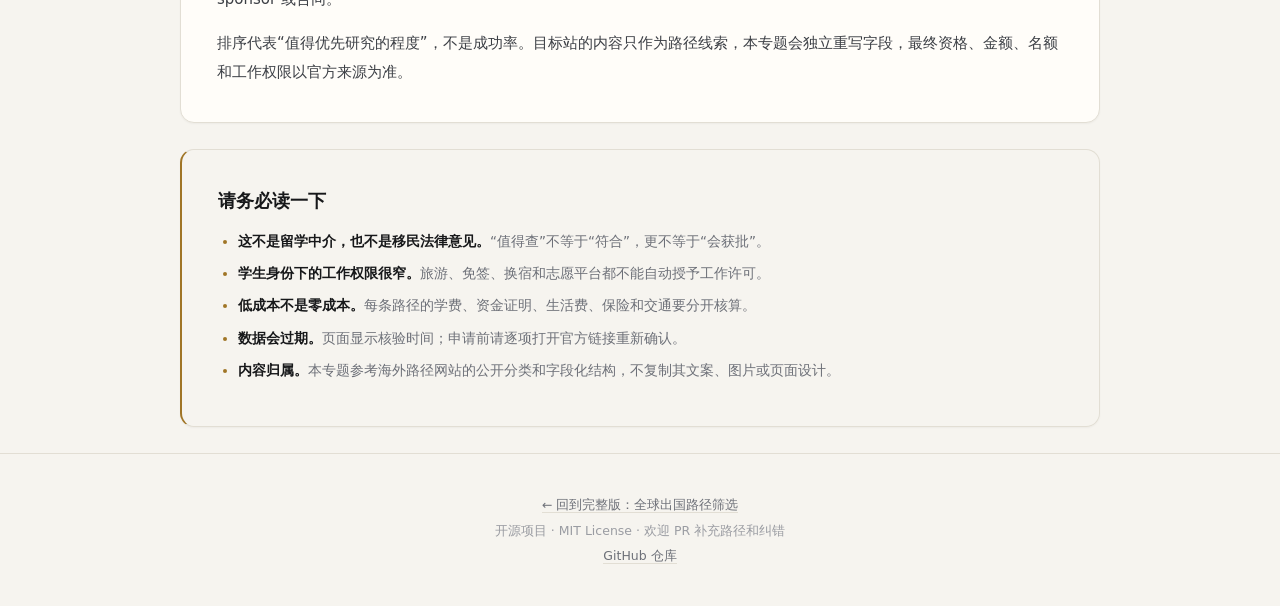
<file: student.html>
<!DOCTYPE html>
<html lang="zh-CN">
<head>
<meta charset="utf-8">
<meta name="viewport" content="width=device-width, initial-scale=1">
<title>大学生出国路径 · 我适合哪一条？</title>
<meta name="description" content="面向中国大陆大学生和应届毕业生的出国路径初筛：按年龄、阶段、语言、预算和意愿，看看哪些路径值得先查。">
<link rel="stylesheet" href="css/style.css">
</head>
<body class="student-page">

<header class="hero student-hero">
  <div class="wrap">
    <p class="student-kicker">学生版 · 独立专题</p>
    <h1>还在读，也可以先看看<br>自己有哪些路</h1>
    <p class="lead">回答几个问题，先把 <b id="pathwayCount">0</b> 条路径分清楚：<strong>哪些值得查，哪些还差一点</strong>。</p>
    <p class="privacy">答案只在这台设备上计算 · 不上传、不注册、不预测成功率</p>
    <nav class="hero-alt" aria-label="快速前往专题">
      <a href="index.html"><span>全球路径</span><small>71 条路径</small></a>
      <a href="nomad.html"><span>数字游民</span><small>收入门槛</small></a>
      <a href="hk.html"><span>香港签证</span><small>高才通 · IANG · 专才</small></a>
      <a class="current" href="student.html" aria-current="page"><span>大学生专题</span><small>14 条学生路径</small></a>
    </nav>
  </div>
</header>

<main class="wrap">
  <section class="panel d-block student-intro">
    <div class="student-intro-grid">
      <div>
        <span class="eyebrow">先把概念分开</span>
        <h2>“出国”不是一种路径</h2>
      </div>
      <div class="prose">
        <p>有人是想读书后留下，有人只是想在毕业前出去实习一段，有人更适合边学技能边工作。它们看起来都叫“出国”，实际需要的身份、预算和下一步完全不同。</p>
        <p><strong>低成本也不等于零成本。</strong>学费、资金证明、机票、保险和落地后的生活费，往往是五笔不同的钱；学生签能打工，也不代表打工能覆盖学费；一个平台能帮你找到 host，也不代表它能给你工作许可。</p>
        <p>这个专题不替你选国家，也不承诺“读完就能留下”。它只做一件更实际的事：把你现在的阶段、预算和边界，和每条路径的前置条件对上，先告诉你值得查什么、要补什么、哪些说法需要回到官网核实。</p>
      </div>
    </div>
  </section>

  <section class="panel d-block student-form-panel">
    <div class="section-head"><div><span class="eyebrow">Student pathfinder</span><h2>先填你的现在</h2></div><span class="section-note">必答项填完就会实时出结果</span></div>
    <div id="quiz" class="student-quiz"></div>
  </section>

  <section id="results" hidden aria-live="polite"></section>

  <section class="panel d-block">
    <div class="section-head"><div><span class="eyebrow">一眼比较</span><h2>这些路径分别是什么</h2></div><span class="section-note">平台、项目和签证，不要混为一谈</span></div>
    <div class="table-scroll"><table class="cmp student-cmp" id="comparison"></table></div>
  </section>

  <section class="panel d-block student-method">
    <div class="student-intro-grid">
      <div><span class="eyebrow">How to read this</span><h2>这份结果怎么读</h2></div>
      <div class="prose">
        <p><strong>值得先查</strong>不等于“已经获批”，只表示按你填写的信息，没有发现明显硬门槛。<strong>补一两项</strong>通常意味着还缺录取、语言、资金、sponsor 或合同。</p>
        <p>排序代表“值得优先研究的程度”，不是成功率。目标站的内容只作为路径线索，本专题会独立重写字段，最终资格、金额、名额和工作权限以官方来源为准。</p>
      </div>
    </div>
  </section>

  <section class="panel disclaimer">
    <h2>请务必读一下</h2>
    <ul>
      <li><b>这不是留学中介，也不是移民法律意见。</b>“值得查”不等于“符合”，更不等于“会获批”。</li>
      <li><b>学生身份下的工作权限很窄。</b>旅游、免签、换宿和志愿平台都不能自动授予工作许可。</li>
      <li><b>低成本不是零成本。</b>每条路径的学费、资金证明、生活费、保险和交通要分开核算。</li>
      <li><b>数据会过期。</b>页面显示核验时间；申请前请逐项打开官方链接重新确认。</li>
      <li><b>内容归属。</b>本专题参考海外路径网站的公开分类和字段化结构，不复制其文案、图片或页面设计。</li>
    </ul>
  </section>
</main>

<footer>
  <div class="wrap">
    <p><a href="index.html">← 回到完整版：全球出国路径筛选</a></p>
    <p>开源项目 · MIT License · 欢迎 PR 补充路径和纠错</p>
    <p><a href="https://github.com/RadishXN/run-abroad" target="_blank" rel="noopener noreferrer">GitHub 仓库</a></p>
  </div>
</footer>

<script src="js/student-data.js"></script>
<script src="js/student.js"></script>
</body>
</html>
</file>
<file: css/style.css>
/* ============================================================
   润学导航 · 设计系统
   编辑式排版：暖纸底、衬线标题、墨色正文、发丝分隔线。
   零外部依赖 —— 不引 web font、不引图标库，全部用系统字体与 CSS 绘制。
   ============================================================ */

:root {
  /* 让原生控件（复选框、滚动条、下拉弹层）跟随主题渲染 */
  color-scheme: light;

  /* ── 间距刻度 ── */
  --s1: 4px;   --s2: 8px;   --s3: 12px;  --s4: 16px;
  --s5: 20px;  --s6: 26px;  --s7: 36px;  --s8: 52px;  --s9: 76px;

  --r-sm: 6px; --r-md: 10px; --r-lg: 14px;

  /* ── 字体 ── */
  --sans: -apple-system, BlinkMacSystemFont, "Segoe UI", system-ui,
          "PingFang SC", "Hiragino Sans GB", "Microsoft YaHei", "Noto Sans CJK SC", sans-serif;
  --serif: "Iowan Old Style", "Palatino Linotype", Palatino, Georgia,
           "Songti SC", "Noto Serif CJK SC", "Source Han Serif SC", STSong, serif;

  /* ── 暖纸主题 ── */
  --bg: #f6f4ef;
  --bg-tint: #edeae2;
  --panel: #fffdf9;
  --ink: #17181a;
  --ink-soft: #3c3f45;
  --muted: #6d7078;
  --faint: #9a9ca2;
  --line: #e2ded4;
  --hair: #ebe7de;

  --accent: #2c4a72;
  --accent-ink: #1d3454;
  --accent-wash: #edf1f7;

  --ok: #3d7a5d;     --ok-wash: #eaf3ee;
  --near: #a07526;   --near-wash: #f8f1e2;
  --far: #a4603f;    --far-wash: #f8ede6;
  --no: #8a8b8c;     --no-wash: #efeeeb;

  --shadow-sm: 0 1px 2px rgba(23, 24, 26, .04);
  --shadow-md: 0 1px 3px rgba(23, 24, 26, .05), 0 8px 24px -12px rgba(23, 24, 26, .16);
  --ring: 0 0 0 3px color-mix(in srgb, var(--accent) 18%, transparent);
}

@media (prefers-color-scheme: dark) {
  :root {
    color-scheme: dark;

    --bg: #14141a;
    --bg-tint: #1c1d24;
    --panel: #1b1c22;
    --ink: #eceae4;
    --ink-soft: #c3c2bd;
    --muted: #8d8f96;
    --faint: #6a6c73;
    --line: #2a2b33;
    --hair: #24252c;

    --accent: #8fabd8;
    --accent-ink: #a9c0e6;
    --accent-wash: #1a2130;

    --ok: #5fb98d;     --ok-wash: #14241c;
    --near: #d3a755;   --near-wash: #241f12;
    --far: #c8886a;    --far-wash: #241813;
    --no: #7b7d84;     --no-wash: #1e1f26;

    --shadow-sm: 0 1px 2px rgba(0, 0, 0, .4);
    --shadow-md: 0 8px 28px -14px rgba(0, 0, 0, .8);
  }
}

* { box-sizing: border-box; }
html { scroll-behavior: smooth; }

body {
  margin: 0;
  background: var(--bg);
  color: var(--ink);
  font-family: var(--sans);
  font-size: 16px;
  line-height: 1.7;
  -webkit-font-smoothing: antialiased;
  -moz-osx-font-smoothing: grayscale;
}

.wrap { max-width: 960px; margin: 0 auto; padding: 0 var(--s5); }

::selection { background: color-mix(in srgb, var(--accent) 20%, transparent); }

:focus-visible {
  outline: 2px solid var(--accent);
  outline-offset: 2px;
  border-radius: var(--r-sm);
}

/* ============================================================
   Hero
   ============================================================ */

.hero {
  position: relative;
  overflow: hidden;
  padding: var(--s9) 0 var(--s8);
  text-align: center;
  border-bottom: 1px solid var(--line);
  background:
    radial-gradient(760px 300px at 50% 0%, var(--panel), transparent 72%),
    var(--bg);
}

.hero h1 {
  margin: 0 0 var(--s4);
  font-family: var(--serif);
  font-size: clamp(34px, 5.6vw, 52px);
  font-weight: 600;
  line-height: 1.14;
  letter-spacing: -.015em;
}

.lead {
  margin: 0 auto var(--s5);
  max-width: 33em;
  font-size: clamp(15px, 1.9vw, 17.5px);
  line-height: 1.7;
  color: var(--ink-soft);
}
.lead b {
  font-family: var(--serif);
  font-size: 1.16em;
  font-weight: 600;
  color: var(--accent);
}
.lead strong {
  font-weight: 600;
  color: var(--ink);
  white-space: nowrap;
  border-bottom: 2px solid color-mix(in srgb, var(--accent) 35%, transparent);
  padding-bottom: 1px;
}

.privacy {
  display: inline-flex;
  align-items: center;
  gap: var(--s2);
  margin: 0;
  font-size: 12.5px;
  letter-spacing: .01em;
  color: var(--muted);
}
.privacy::before {
  content: '';
  width: 5px; height: 5px;
  border-radius: 50%;
  background: var(--ok);
}

main { padding: var(--s8) 0 var(--s9); }

/* ============================================================
   面板与表单
   ============================================================ */

.panel {
  background: var(--panel);
  border: 1px solid var(--line);
  border-radius: var(--r-lg);
  padding: var(--s7);
  margin-bottom: var(--s6);
  box-shadow: var(--shadow-sm);
}

.grid {
  display: grid;
  grid-template-columns: repeat(auto-fit, minmax(212px, 1fr));
  gap: var(--s5) var(--s6);
}

.field { display: flex; flex-direction: column; gap: var(--s2); min-width: 0; }
.field[hidden] { display: none; }
.field > span {
  font-size: 12px;
  font-weight: 600;
  letter-spacing: .06em;
  text-transform: uppercase;
  color: var(--muted);
}
.field small { font-size: 11.5px; line-height: 1.55; color: var(--faint); }

input[type="number"], select {
  width: 100%;
  padding: 10px 0;
  font: inherit;
  font-size: 15.5px;
  color: var(--ink);
  background: transparent;
  border: 0;
  border-bottom: 1px solid var(--line);
  border-radius: 0;
  transition: border-color .18s, box-shadow .18s;
  appearance: none;
}

input[type="number"]::placeholder { color: var(--faint); }

/* ── 自绘下拉框 ──────────────────────────────
   原生 select 保留在 DOM 里但透明覆盖在原位：仍可聚焦、
   仍参与表单校验，只是视觉上由下面的按钮接管。 */

.sel { position: relative; }

.sel > select {
  position: absolute;
  inset: 0;
  width: 100%;
  height: 100%;
  opacity: 0;
  pointer-events: none;   /* 交互全部交给自绘按钮 */
}

.sel-btn {
  width: 100%;
  padding: 10px var(--s6) 10px 0;
  font: inherit;
  font-size: 15.5px;
  text-align: left;
  color: var(--ink);
  background: transparent;
  border: 0;
  border-bottom: 1px solid var(--line);
  border-radius: 0;
  cursor: pointer;
  transition: border-color .18s, box-shadow .18s;
}
.sel-btn.is-placeholder { color: var(--faint); }
.sel-btn:hover { border-bottom-color: var(--muted); }
.sel-btn:focus-visible {
  outline: none;
  border-bottom-color: var(--accent);
  box-shadow: 0 1px 0 0 var(--accent);
}

/* 箭头 */
.sel-btn::after {
  content: '';
  position: absolute;
  right: 4px;
  top: 50%;
  width: 7px; height: 7px;
  margin-top: -5px;
  border-right: 1.5px solid var(--faint);
  border-bottom: 1.5px solid var(--faint);
  transform: rotate(45deg);
  transition: transform .18s;
  pointer-events: none;
}
.sel-btn[aria-expanded="true"]::after { transform: rotate(-135deg); margin-top: -2px; }

.sel.is-invalid .sel-btn { border-bottom-color: var(--far); }

.sel-list {
  position: absolute;
  z-index: 40;
  top: calc(100% + 6px);
  left: 0; right: 0;
  max-height: 264px;
  overflow-y: auto;
  padding: var(--s1);
  background: var(--panel);
  border: 1px solid var(--line);
  border-radius: var(--r-md);
  box-shadow: var(--shadow-md);
  animation: drop .14s ease-out;
}
@keyframes drop {
  from { opacity: 0; transform: translateY(-4px); }
  to   { opacity: 1; transform: none; }
}

.sel-opt {
  padding: 9px var(--s3);
  font-size: 14.5px;
  color: var(--ink-soft);
  border-radius: var(--r-sm);
  cursor: pointer;
  white-space: normal;
}
.sel-opt:hover, .sel-opt.is-active { background: var(--bg-tint); color: var(--ink); }
.sel-opt.is-chosen {
  color: var(--accent);
  font-weight: 600;
}
.sel-opt.is-chosen::after {
  content: '✓';
  float: right;
  font-weight: 400;
}

input[type="number"]:hover, select:hover { border-bottom-color: var(--muted); }
input[type="number"]:focus, select:focus {
  outline: none;
  border-bottom-color: var(--accent);
  box-shadow: 0 1px 0 0 var(--accent);
}

input[type="checkbox"] { accent-color: var(--accent); cursor: pointer; }

.field.checkbox {
  flex-direction: row;
  align-items: center;
  gap: var(--s3);
  align-self: end;
  padding: 10px 0;
  border-bottom: 1px solid transparent;
  cursor: pointer;
}
.field.checkbox input { width: 16px; height: 16px; margin: 0; flex: none; }
.field.checkbox span {
  font-size: 13.5px;
  font-weight: 500;
  letter-spacing: 0;
  text-transform: none;
  color: var(--ink);
}

fieldset {
  border: 0;
  border-top: 1px solid var(--hair);
  margin: var(--s7) 0 0;
  padding: var(--s6) 0 0;
}
legend {
  padding: 0;
  font-size: 12px;
  font-weight: 600;
  letter-spacing: .06em;
  text-transform: uppercase;
  color: var(--muted);
}
legend em {
  font-style: normal;
  font-weight: 400;
  letter-spacing: 0;
  text-transform: none;
  color: var(--faint);
  margin-left: var(--s2);
  font-size: 12px;
}

.chips { display: flex; flex-wrap: wrap; gap: var(--s2); margin-top: var(--s4); }
.chip { cursor: pointer; }
.chip input { position: absolute; opacity: 0; width: 0; height: 0; }
.chip span {
  display: inline-block;
  padding: 7px 15px;
  font-size: 13.5px;
  color: var(--ink-soft);
  background: transparent;
  border: 1px solid var(--line);
  border-radius: 999px;
  transition: all .16s;
  user-select: none;
}
.chip:hover span { border-color: var(--muted); color: var(--ink); }
.chip input:checked + span {
  background: var(--accent);
  border-color: var(--accent);
  color: #fff;
}
.chip input:focus-visible + span { box-shadow: var(--ring); }

/* 国家细选：跟在地区下面，字号略小，和地区一行区分开 */
.countries[hidden] { display: none; }
.countries { margin-top: var(--s3); padding-top: var(--s3); border-top: 1px dashed var(--line); }
.countries .chip span { padding: 5px 12px; font-size: 13px; }
.countries .hint { width: 100%; font-size: 12.5px; color: var(--faint); }

/* ── 按钮 ── */

button { font: inherit; cursor: pointer; transition: all .16s; }

.primary {
  width: 100%;
  margin-top: var(--s7);
  padding: 15px;
  font-family: var(--serif);
  font-size: 17px;
  font-weight: 600;
  letter-spacing: .02em;
  color: var(--panel);
  background: var(--ink);
  border: 0;
  border-radius: var(--r-md);
}
.primary:hover { background: var(--accent-ink); }
.primary:active { transform: translateY(1px); }

.ghost {
  padding: 8px 16px;
  font-size: 13px;
  color: var(--muted);
  background: transparent;
  border: 1px solid var(--line);
  border-radius: 999px;
  margin: 0;
}
.ghost:hover { color: var(--ink); border-color: var(--muted); }

/* ============================================================
   结果摘要
   ============================================================ */

.stats {
  display: grid;
  grid-template-columns: repeat(auto-fit, minmax(128px, 1fr));
  gap: var(--s5);
}
.stat { position: relative; text-align: center; padding: 0 var(--s3); }
.stat + .stat::before {
  content: '';
  position: absolute;
  left: 0; top: 10%;
  height: 80%;
  border-left: 1px solid var(--hair);
}
.stat b {
  display: block;
  font-family: var(--serif);
  font-size: clamp(34px, 5vw, 46px);
  font-weight: 600;
  line-height: 1;
  letter-spacing: -.02em;
  font-variant-numeric: lining-nums tabular-nums;
  color: var(--accent);
}
.stat span {
  display: block;
  margin-top: var(--s2);
  font-size: 12px;
  letter-spacing: .02em;
  color: var(--muted);
}

.bottleneck {
  margin-top: var(--s6);
  padding-top: var(--s6);
  border-top: 1px solid var(--hair);
}
.bottleneck h3 {
  margin: 0 0 var(--s3);
  font-size: 12px;
  font-weight: 600;
  letter-spacing: .06em;
  text-transform: uppercase;
  color: var(--muted);
}
.bottleneck ol { margin: 0; padding: 0; list-style: none; counter-reset: neck; }
.bottleneck li {
  counter-increment: neck;
  display: flex;
  align-items: baseline;
  gap: var(--s3);
  padding: var(--s3) 0;
  font-size: 15px;
}
.bottleneck li + li { border-top: 1px solid var(--hair); }
.bottleneck li::before {
  content: counter(neck, decimal-leading-zero);
  flex: none;
  font-family: var(--serif);
  font-size: 13px;
  font-weight: 600;
  color: var(--accent);
  opacity: .55;
}
.bottleneck em {
  margin-left: auto;
  font-style: normal;
  font-size: 12px;
  color: var(--faint);
  white-space: nowrap;
}

/* ============================================================
   筛选栏
   ============================================================ */

/* 「我不想…」是排除项，选中时用警示色，和其他正向选择区分开 */
#excludes .chip input:checked + span {
  background: var(--far);
  border-color: var(--far);
}

.filterbar {
  margin-bottom: var(--s7);
  display: flex;
  align-items: center;
  gap: var(--s3);
  flex-wrap: wrap;
}
.switch {
  display: inline-flex;
  align-items: center;
  gap: var(--s2);
  cursor: pointer;
  font-size: 13px;
  font-weight: 500;
  padding: 8px 16px;
  color: var(--ink-soft);
  border: 1px solid var(--line);
  border-radius: 999px;
  transition: all .16s;
  user-select: none;
}
.switch:hover { border-color: var(--muted); }
.switch input { width: 15px; height: 15px; margin: 0; }
.switch:has(input:checked) { border-color: var(--accent); color: var(--accent); }

.filter-note { flex: 1; min-width: 170px; font-size: 12.5px; color: var(--faint); }

.empty {
  text-align: center;
  color: var(--muted);
  font-size: 15px;
  padding: var(--s8) var(--s6);
}

/* ============================================================
   分组与卡片
   ============================================================ */

.group { margin-bottom: var(--s9); }

.group > header {
  display: flex;
  align-items: baseline;
  flex-wrap: wrap;
  gap: var(--s2) var(--s4);
  margin-bottom: var(--s6);
  padding-bottom: var(--s3);
  border-bottom: 1px solid var(--line);
}
.group h2 {
  margin: 0;
  font-family: var(--serif);
  font-size: 25px;
  font-weight: 600;
  letter-spacing: -.01em;
  display: inline-flex;
  align-items: baseline;
  gap: var(--s3);
}
.group > header p { margin: 0; flex: 1; min-width: 190px; font-size: 12.5px; color: var(--faint); }

.count {
  font-family: var(--sans);
  font-size: 11px;
  font-weight: 600;
  letter-spacing: .04em;
  padding: 2px 9px;
  border-radius: 999px;
  border: 1px solid currentColor;
}

.group.ok   h2, .group.ok   .count { color: var(--ok); }
.group.near h2, .group.near .count { color: var(--near); }
.group.far  h2, .group.far  .count { color: var(--far); }
.group.no   h2, .group.no   .count { color: var(--no); }

.cards { display: grid; gap: var(--s5); }

.card {
  position: relative;
  background: var(--panel);
  border: 1px solid var(--line);
  border-radius: var(--r-lg);
  padding: var(--s7);
  box-shadow: var(--shadow-sm);
  transition: box-shadow .2s, transform .2s;
  animation: rise .4s cubic-bezier(.22, .8, .3, 1) backwards;
  animation-delay: calc(var(--i, 0) * 32ms);
}
.card:hover { transform: translateY(-2px); box-shadow: var(--shadow-md); }

/* 状态用顶部一道细色条表达，比整条左边框更含蓄 */
.card::before {
  content: '';
  position: absolute;
  left: var(--s7); right: var(--s7); top: 0;
  height: 2px;
  border-radius: 0 0 2px 2px;
  background: currentColor;
  opacity: .85;
}
.group.ok   .card { color: var(--ok); }
.group.near .card { color: var(--near); }
.group.far  .card { color: var(--far); }
.group.no   .card { color: var(--no); opacity: .68; }
.group.no   .card:hover { opacity: 1; }

@keyframes rise {
  from { opacity: 0; transform: translateY(10px); }
  to   { opacity: 1; transform: none; }
}

.card-top {
  display: flex;
  justify-content: space-between;
  align-items: flex-start;
  gap: var(--s4);
  flex-wrap: wrap;
}
.title { display: flex; gap: var(--s4); align-items: baseline; min-width: 0; }

.flag { flex: none; font-size: 26px; line-height: 1; }

/* Windows 无旗帜字体时的降级：设计过的国家代码块 */
.flag-code {
  display: inline-grid;
  place-items: center;
  width: 34px; height: 24px;
  font-family: var(--sans);
  font-size: 11.5px;
  font-weight: 700;
  letter-spacing: .06em;
  color: var(--muted);
  background: var(--bg-tint);
  border: 1px solid var(--line);
  border-radius: 4px;
  cursor: default;
}

.card h3 {
  margin: 0;
  font-family: var(--serif);
  font-size: 20px;
  font-weight: 600;
  letter-spacing: -.005em;
  color: var(--ink);
}
.sub {
  margin: 3px 0 0;
  font-size: 12px;
  letter-spacing: .01em;
  color: var(--faint);
}

.badges { display: flex; gap: var(--s2); flex-wrap: wrap; align-items: center; }
.badge {
  font-size: 11px;
  font-weight: 500;
  letter-spacing: .03em;
  padding: 3px 10px;
  border-radius: 999px;
  border: 1px solid var(--hair);
  color: var(--muted);
  white-space: nowrap;
}
.badge.diff { letter-spacing: 1.6px; font-size: 9.5px; border-color: transparent; }
.badge.match {
  color: var(--ok);
  border-color: color-mix(in srgb, var(--ok) 35%, transparent);
  background: var(--ok-wash);
  font-weight: 600;
}

.facts {
  display: grid;
  grid-template-columns: repeat(auto-fit, minmax(160px, 1fr));
  gap: var(--s4) var(--s6);
  margin: var(--s6) 0;
  padding: var(--s6) 0;
  border-top: 1px solid var(--hair);
  border-bottom: 1px solid var(--hair);
}
.facts dt {
  font-size: 10.5px;
  font-weight: 600;
  letter-spacing: .09em;
  color: var(--faint);
  text-transform: uppercase;
}
.facts dd {
  margin: var(--s2) 0 0;
  font-size: 13.5px;
  line-height: 1.6;
  color: var(--ink-soft);
}

.notes {
  margin: 0;
  font-size: 14.5px;
  line-height: 1.85;
  color: var(--ink-soft);
}
.notes strong { font-weight: 600; color: var(--ink); }

.gaps {
  margin-top: var(--s6);
  padding: var(--s4) var(--s5);
  background: var(--bg-tint);
  border-radius: var(--r-md);
  font-size: 13.5px;
}
.gaps b {
  font-size: 10.5px;
  font-weight: 600;
  letter-spacing: .09em;
  color: var(--muted);
  text-transform: uppercase;
}
.gaps ul { margin: var(--s2) 0 0; padding: 0; list-style: none; }
.gaps li { display: flex; gap: var(--s3); padding: 3px 0; line-height: 1.65; color: var(--ink-soft); }
.gaps li::before { flex: none; font-size: 11px; line-height: 1.9; }
.gaps li.hard { color: var(--muted); }
.gaps li.hard::before { content: '✕'; color: var(--far); }
.gaps li.soft::before { content: '△'; color: var(--near); }
.gaps .effort {
  margin: var(--s2) 0 0;
  font-size: 13px;
  color: var(--muted);
}
.gaps li strong { font-weight: 600; color: var(--ink); }

.gaps.none {
  display: flex;
  align-items: center;
  gap: var(--s2);
  background: var(--ok-wash);
  color: var(--ok);
  font-weight: 500;
}

.official {
  display: inline-flex;
  align-items: center;
  gap: var(--s1);
  margin-top: var(--s6);
  font-size: 13.5px;
  font-weight: 500;
  color: var(--accent);
  text-decoration: none;
  border-bottom: 1px solid color-mix(in srgb, var(--accent) 30%, transparent);
  padding-bottom: 1px;
}
.official:hover { gap: var(--s2); border-bottom-color: var(--accent); }

/* ============================================================
   免责声明与页脚
   ============================================================ */

.disclaimer {
  background: transparent;
  border: 1px solid var(--line);
  border-left: 2px solid var(--near);
}
.disclaimer h2 {
  margin: 0 0 var(--s3);
  font-family: var(--serif);
  font-size: 18px;
  font-weight: 600;
}
.disclaimer ul {
  margin: 0;
  padding-left: var(--s5);
  font-size: 13.5px;
  line-height: 1.8;
  color: var(--muted);
}
.disclaimer li { margin-bottom: var(--s2); }
.disclaimer li::marker { color: var(--near); }
.disclaimer b { color: var(--ink); font-weight: 600; }

footer {
  border-top: 1px solid var(--line);
  padding: var(--s7) 0;
  text-align: center;
  font-size: 12.5px;
  color: var(--faint);
}
footer p { margin: var(--s1) 0; }
footer a { color: var(--muted); text-decoration: none; border-bottom: 1px solid var(--line); }
footer a:hover { color: var(--accent); border-bottom-color: var(--accent); }

/* ============================================================
   详情页
   ============================================================ */

.detail-head {
  padding: var(--s7) 0 var(--s6);
  border-bottom: 1px solid var(--line);
  background: linear-gradient(180deg, var(--panel), var(--bg));
}
.back {
  display: inline-block;
  margin-bottom: var(--s5);
  font-size: 13.5px;
  color: var(--muted);
  text-decoration: none;
}
.back:hover { color: var(--accent); }

.d-title { display: flex; gap: var(--s5); align-items: center; }
.d-flag { font-size: 40px; line-height: 1; flex: none; }
.d-country {
  margin: 0 0 var(--s1);
  font-size: 12.5px;
  letter-spacing: .04em;
  color: var(--faint);
}
.detail-head h1 {
  margin: 0;
  font-family: var(--serif);
  font-size: clamp(26px, 4.4vw, 38px);
  font-weight: 600;
  letter-spacing: -.015em;
  line-height: 1.2;
}
.d-badges { margin-top: var(--s5); }

.d-block h2 {
  margin: 0 0 var(--s4);
  font-family: var(--serif);
  font-size: 20px;
  font-weight: 600;
}
.d-facts { margin-top: var(--s6); margin-bottom: 0; border-bottom: 0; padding-bottom: 0; }

.d-req { width: 100%; border-collapse: collapse; font-size: 14.5px; }
.d-req tr + tr th, .d-req tr + tr td { border-top: 1px solid var(--hair); }
.d-req th {
  width: 122px;
  padding: var(--s3) var(--s4) var(--s3) 0;
  text-align: left;
  font-size: 12px;
  font-weight: 600;
  letter-spacing: .04em;
  color: var(--muted);
  vertical-align: top;
  white-space: nowrap;
}
.d-req td { padding: var(--s3) 0; color: var(--ink-soft); }

.d-steps { margin: 0; padding: 0; list-style: none; counter-reset: step; }
.d-steps li {
  counter-increment: step;
  position: relative;
  padding: 0 0 var(--s5) var(--s8);
  font-size: 14.5px;
  line-height: 1.8;
  color: var(--ink-soft);
}
.d-steps li::before {
  content: counter(step, decimal-leading-zero);
  position: absolute;
  left: 0; top: 0;
  font-family: var(--serif);
  font-size: 14px;
  font-weight: 600;
  color: var(--accent);
  opacity: .6;
}
/* 竖线把步骤串起来，最后一条不画 */
.d-steps li::after {
  content: '';
  position: absolute;
  left: 9px; top: 24px; bottom: 4px;
  border-left: 1px solid var(--hair);
}
.d-steps li:last-child { padding-bottom: 0; }
.d-steps li:last-child::after { display: none; }

.d-list { margin: 0; padding-left: var(--s5); font-size: 14.5px; line-height: 1.8; color: var(--ink-soft); }
.d-list li { margin-bottom: var(--s2); }
.d-warn { border-left: 2px solid var(--near); }
.d-warn li::marker { color: var(--near); }

.d-links { margin: 0; padding: 0; list-style: none; }
.d-links li { padding: var(--s2) 0; }
.d-links li + li { border-top: 1px solid var(--hair); }
.d-links a { font-size: 14.5px; color: var(--accent); text-decoration: none; }
.d-links a:hover { text-decoration: underline; text-underline-offset: 3px; }

.d-todo { border-left: 2px solid var(--line); }
.d-todo h2 { color: var(--muted); }

.card-links { display: flex; align-items: center; gap: var(--s5); flex-wrap: wrap; }
.official.secondary { color: var(--muted); border-bottom-color: var(--line); }
.official.secondary:hover { color: var(--ink); }

/* ============================================================
   数字游民专页
   ============================================================ */

.prose p { margin: 0 0 var(--s4); font-size: 15px; line-height: 1.9; color: var(--ink-soft); }
.prose p:last-child { margin-bottom: 0; }
.prose strong { font-weight: 600; color: var(--ink); }
.prose em { font-style: italic; color: var(--ink); }
.prose blockquote {
  margin: var(--s5) 0;
  padding: var(--s3) 0 var(--s3) var(--s5);
  border-left: 2px solid var(--accent);
  font-family: var(--serif);
  font-size: 19px;
  line-height: 1.6;
  color: var(--ink);
}

.btn-link {
  display: block;
  width: 100%;
  margin-top: var(--s7);
  padding: 15px;
  text-align: center;
  text-decoration: none;
  font-family: var(--serif);
  font-size: 17px;
  font-weight: 600;
  color: var(--panel);
  background: var(--ink);
  border-radius: var(--r-md);
  transition: background .16s;
}
.btn-link:hover { background: var(--accent-ink); }

/* 宽表格自己横向滚动，页面本身不出现横向滚动条 */
.table-scroll {
  overflow-x: auto;
  margin-top: var(--s5);
  -webkit-overflow-scrolling: touch;
}

.cmp { width: 100%; border-collapse: collapse; font-size: 14px; min-width: 620px; }
.cmp th {
  padding: 0 var(--s4) var(--s3) 0;
  text-align: left;
  font-size: 10.5px;
  font-weight: 600;
  letter-spacing: .09em;
  text-transform: uppercase;
  color: var(--faint);
  border-bottom: 1px solid var(--line);
  white-space: nowrap;
}
.cmp td {
  padding: var(--s4) var(--s4) var(--s4) 0;
  border-bottom: 1px solid var(--hair);
  vertical-align: top;
  color: var(--ink-soft);
}
.cmp tr:last-child td { border-bottom: 0; }
.cmp b { font-size: 15.5px; font-weight: 600; color: var(--ink); font-variant-numeric: tabular-nums; }
.cmp .unit { font-size: 11.5px; font-weight: 400; color: var(--faint); margin-left: 1px; }
.cmp .sub2 { display: block; margin-top: 2px; font-size: 11.5px; color: var(--faint); }
.cmp .flag-note { font-style: normal; color: var(--near); }
.cmp .c-flag { margin-right: var(--s2); }
.cmp a { color: var(--ink); text-decoration: none; font-weight: 600; border-bottom: 1px solid var(--line); }
.cmp a:hover { color: var(--accent); border-bottom-color: var(--accent); }
.cmp .diff { letter-spacing: 1.5px; font-size: 10px; white-space: nowrap; }

.pr-tag {
  display: inline-block;
  padding: 2px 9px;
  border-radius: 999px;
  font-size: 11.5px;
  font-weight: 600;
  white-space: nowrap;
}
.pr-tag.yes { color: var(--ok); background: var(--ok-wash); }
.pr-tag.no { color: var(--muted); background: var(--bg-tint); }

/* ============================================================
   大学生专题
   ============================================================

.student-hero { background: radial-gradient(820px 340px at 50% 0%, var(--accent-wash), transparent 72%), var(--bg); }
.student-kicker, .eyebrow {
  display: block; margin: 0 0 var(--s3); font-size: 11px; font-weight: 650;
  letter-spacing: .12em; text-transform: uppercase; color: var(--accent);
}
.student-kicker { margin-bottom: var(--s4); }
.student-intro-grid { display: grid; grid-template-columns: minmax(190px, .7fr) minmax(0, 1.5fr); gap: var(--s8); align-items: start; }
.student-intro-grid h2, .section-head h2 { margin: 0; font-family: var(--serif); font-size: 27px; font-weight: 600; letter-spacing: -.01em; }
.section-head { display: flex; justify-content: space-between; align-items: baseline; gap: var(--s4); margin-bottom: var(--s5); }
.section-head h2 { font-size: 25px; }
.section-note { font-size: 12px; color: var(--faint); }
.student-form-panel { padding-bottom: var(--s8); }
.student-quiz { margin-top: var(--s5); }
.student-q { border-top: 1px solid var(--hair); margin: 0; padding: var(--s6) 0 0; }
.student-q:first-child { border-top: 0; padding-top: 0; }
.student-q + .student-q { margin-top: var(--s5); }
.student-q legend { display: flex; align-items: baseline; gap: var(--s3); flex-wrap: wrap; width: 100%; font-size: 16px; font-weight: 600; letter-spacing: 0; text-transform: none; color: var(--ink); }
.student-q legend em { flex-basis: 100%; margin: 0 0 0 32px; font-style: normal; font-size: 12px; letter-spacing: 0; text-transform: none; color: var(--faint); }
.q-index { flex: none; font-family: var(--serif); font-size: 13px; font-weight: 600; color: var(--accent); opacity: .62; }
.student-q .chips { margin-top: var(--s4); }
.student-chip span { background: var(--bg); }
.student-number { width: 180px !important; margin-top: var(--s4); }
.student-empty { display: flex; justify-content: space-between; align-items: baseline; gap: var(--s4); font-size: 15px; color: var(--muted); }
.student-empty span { font-size: 12px; color: var(--faint); }
.student-result-head { display: flex; justify-content: space-between; align-items: baseline; margin-bottom: var(--s6); gap: var(--s4); }
.student-result-head h2 { margin: 0; font-family: var(--serif); font-size: 28px; font-weight: 600; }
.student-next { margin-top: var(--s6); padding-top: var(--s5); border-top: 1px solid var(--hair); }
.student-next h3 { margin: 0 0 var(--s3); font-size: 12px; letter-spacing: .08em; text-transform: uppercase; color: var(--muted); }
.student-next ul { margin: 0; padding-left: var(--s5); color: var(--ink-soft); }
.student-next li { margin-bottom: var(--s2); font-size: 14px; }
.student-results-list { display: grid; gap: var(--s5); margin-bottom: var(--s8); }
.student-card { position: relative; padding: var(--s7); background: var(--panel); border: 1px solid var(--line); border-radius: var(--r-lg); box-shadow: var(--shadow-sm); animation: rise .4s cubic-bezier(.22,.8,.3,1) backwards; }
.student-card::before { content: ''; position: absolute; top: 0; left: var(--s7); right: var(--s7); height: 2px; background: var(--muted); border-radius: 0 0 2px 2px; }
.student-card.ok::before { background: var(--ok); } .student-card.near::before { background: var(--near); } .student-card.far::before { background: var(--far); }
.student-card.no { opacity: .65; } .student-card.no:hover { opacity: 1; }
.student-card-top { display: flex; justify-content: space-between; align-items: flex-start; gap: var(--s4); flex-wrap: wrap; }
.student-name { display: flex; align-items: center; gap: var(--s4); }
.student-flag { font-size: 27px; line-height: 1; }
.student-country { display: block; margin-bottom: var(--s1); font-size: 11px; color: var(--faint); letter-spacing: .04em; }
.student-card h3 { margin: 0; font-family: var(--serif); font-size: 21px; font-weight: 600; }
.student-status { padding: 4px 12px; border-radius: 999px; font-size: 12px; font-weight: 600; }
.student-status.ok { color: var(--ok); background: var(--ok-wash); } .student-status.near { color: var(--near); background: var(--near-wash); } .student-status.far { color: var(--far); background: var(--far-wash); } .student-status.no { color: var(--muted); background: var(--bg-tint); }
.student-tags { display: flex; flex-wrap: wrap; gap: var(--s2); margin: var(--s5) 0; }
.student-tags span { padding: 3px 9px; border: 1px solid var(--hair); border-radius: 999px; font-size: 11px; color: var(--muted); }
.student-platform-warning { margin: var(--s5) 0; padding: var(--s3) var(--s4); color: var(--near); background: var(--near-wash); border-left: 2px solid var(--near); border-radius: var(--r-sm); font-size: 13px; }
.student-summary-text { margin: 0; font-size: 14px; line-height: 1.8; color: var(--ink-soft); }
.student-summary-text strong, .student-card .gaps strong { color: var(--ink); font-weight: 600; }
.student-facts { display: grid; grid-template-columns: repeat(3, 1fr); gap: var(--s5); margin: var(--s6) 0 0; padding: var(--s5) 0; border-top: 1px solid var(--hair); border-bottom: 1px solid var(--hair); }
.student-facts dt { font-size: 10.5px; font-weight: 600; letter-spacing: .08em; text-transform: uppercase; color: var(--faint); }
.student-facts dd { margin: var(--s2) 0 0; font-size: 13px; line-height: 1.6; color: var(--ink-soft); }
.student-gaps { margin-top: var(--s5); }
.student-card-links { display: flex; gap: var(--s5); flex-wrap: wrap; margin-top: var(--s5); }
.student-card-links a { color: var(--accent); font-size: 13.5px; text-decoration: none; border-bottom: 1px solid color-mix(in srgb, var(--accent) 30%, transparent); }
.student-card-links a:hover { border-bottom-color: var(--accent); }
.student-card-links a + a { color: var(--muted); border-bottom-color: var(--line); }
.student-meta { display: block; margin-top: var(--s4); font-size: 11px; color: var(--faint); }
.student-cmp .sub2 { max-width: 220px; }
.student-c-flag { margin-right: var(--s2); }
.student-method { background: var(--accent-wash); border-color: color-mix(in srgb, var(--accent) 15%, var(--line)); }
.student-detail-page .detail-head { background: linear-gradient(180deg, var(--accent-wash), var(--bg)); }
.student-detail-facts { margin: var(--s6) 0 0; padding-bottom: 0; border-bottom: 0; }
.student-detail-block { margin-bottom: var(--s6); }
.student-nature { margin: 0 0 var(--s3); color: var(--accent); font-size: 13px; letter-spacing: .06em; text-transform: uppercase; }
.student-branches { margin-top: var(--s6); }
.student-branch { padding: var(--s5); background: var(--bg-tint); border-radius: var(--r-md); }
.student-branch + .student-branch { margin-top: var(--s3); }
.student-branch h3 { margin: 0 0 var(--s3); font-family: var(--serif); font-size: 17px; font-weight: 600; }
.student-branch .d-list { margin: 0; }
.student-kind { display: inline-grid; place-items: center; width: 19px; height: 19px; margin-right: var(--s2); border-radius: 50%; font-size: 10px; font-weight: 700; }
.student-kind.hard { color: var(--far); background: var(--far-wash); } .student-kind.soft { color: var(--near); background: var(--near-wash); }
.student-rights { display: grid; grid-template-columns: 140px 1fr; gap: var(--s3) var(--s5); margin-top: var(--s6); padding-top: var(--s5); border-top: 1px solid var(--hair); }
.student-rights h3 { margin: 0; font-size: 12px; color: var(--muted); } .student-rights p { margin: 0; font-size: 14px; color: var(--ink-soft); }
.student-link-kind { display: inline-block; min-width: 38px; margin-right: var(--s3); font-size: 11px; color: var(--faint); }
.student-detail-links a { font-size: 14px; }
.student-faq { border-top: 1px solid var(--hair); padding: var(--s4) 0; }
.student-faq:last-child { border-bottom: 1px solid var(--hair); }
.student-faq summary { cursor: pointer; font-size: 14px; font-weight: 600; color: var(--ink-soft); }
.student-faq p { margin: var(--s3) 0 0; font-size: 14px; color: var(--muted); }

@media (max-width: 620px) {
  .student-intro-grid { grid-template-columns: 1fr; gap: var(--s4); }
  .section-head { display: block; } .section-note { display: block; margin-top: var(--s2); }
  .student-facts { grid-template-columns: 1fr; gap: var(--s3); }
  .student-facts dd { margin-top: 0; }
  .student-empty { display: block; } .student-empty span { display: block; margin-top: var(--s2); }
  .student-rights { grid-template-columns: 1fr; gap: var(--s2); }
  .student-q legend em { margin-left: 0; }
  .student-number { width: 100% !important; }
}


.student-guide-intro { margin: var(--s4) 0 0; padding-top: var(--s4); border-top: 1px solid var(--hair); font-size: 14px; color: var(--ink-soft); }
.student-age-callout { display: flex; align-items: baseline; justify-content: space-between; gap: var(--s4); margin-bottom: var(--s5); padding: var(--s4) var(--s5); background: var(--accent-wash); border-radius: var(--r-md); }
.student-age-callout span { font-size: 12px; color: var(--muted); }
.student-age-callout strong { font-family: var(--serif); font-size: 19px; font-weight: 600; color: var(--accent-ink); }
.student-special-grid { display: grid; grid-template-columns: repeat(2, minmax(0, 1fr)); gap: var(--s3); }
.student-special { display: flex; gap: var(--s3); align-items: flex-start; padding: var(--s4); background: var(--bg-tint); border-radius: var(--r-md); }
.student-special > span { flex: none; font-family: var(--serif); font-size: 13px; color: var(--accent); opacity: .7; }
.student-special p { margin: 0; font-size: 13.5px; line-height: 1.65; color: var(--ink-soft); }
.student-checklist { margin-top: var(--s5); padding-top: var(--s5); border-top: 1px solid var(--hair); }
.student-checklist label { display: flex; align-items: flex-start; gap: var(--s3); padding: var(--s3) 0; cursor: pointer; }
.student-checklist input { flex: none; width: 16px; height: 16px; margin-top: 3px; }
.student-checklist label > span { display: flex; gap: var(--s3); align-items: baseline; font-size: 14px; color: var(--ink-soft); }
.student-checklist label > span b { flex: none; font-family: var(--serif); font-weight: 600; color: var(--accent); opacity: .65; }
.student-checklist input:checked + span { color: var(--muted); text-decoration: line-through; text-decoration-color: var(--line); }
.student-checklist input:checked + span b { text-decoration: none; }

@media (max-width: 620px) {
  .student-special-grid { grid-template-columns: 1fr; }
  .student-age-callout { display: block; }
  .student-age-callout strong { display: block; margin-top: var(--s1); }
}


@media (max-width: 620px) {
  .wrap { padding: 0 var(--s4); }
  .hero { padding: var(--s8) 0 var(--s7); }
  .panel, .card { padding: var(--s5); }
  .card::before { left: var(--s5); right: var(--s5); }
  .facts { grid-template-columns: repeat(auto-fit, minmax(128px, 1fr)); }
  .stat + .stat::before { display: none; }
  .bottleneck li { flex-wrap: wrap; }
  .bottleneck em { margin-left: 0; width: 100%; }
}

@media (prefers-reduced-motion: reduce) {
  html { scroll-behavior: auto; }
  *, *::before, *::after {
    animation-duration: .01ms !important;
    animation-iteration-count: 1 !important;
    transition-duration: .01ms !important;
  }
  .card:hover, .primary:active { transform: none; }
}

.hero-alt {
  display: flex;
  gap: 0;
  justify-content: center;
  flex-wrap: wrap;
  width: fit-content;
  max-width: 100%;
  margin: var(--s5) auto 0;
  border: 1px solid var(--line);
  border-radius: 999px;
  overflow: hidden;
  background: color-mix(in srgb, var(--panel) 80%, transparent);
  box-shadow: var(--shadow-sm);
}
.hero-alt a {
  display: inline-flex;
  align-items: baseline;
  gap: var(--s2);
  padding: 9px 15px;
  color: var(--muted);
  text-decoration: none;
  border: 0;
  border-right: 1px solid var(--line);
  font-size: 12.5px;
  white-space: nowrap;
  transition: background .16s, color .16s;
}
.hero-alt a:last-child { border-right: 0; }
.hero-alt a:hover { color: var(--accent); background: var(--accent-wash); }
.hero-alt a.current { color: var(--accent); background: var(--accent-wash); font-weight: 600; }
.hero-alt a small { font-size: 10.5px; font-weight: 400; color: var(--faint); }
.hero-alt a.current small { color: var(--accent); opacity: .72; }

@media (max-width: 620px) {
  .hero-alt {
    display: grid;
    grid-template-columns: repeat(2, minmax(0, 1fr));
    width: 100%;
    border-radius: var(--r-md);
  }
  .hero-alt a {
    justify-content: center;
    flex-direction: column;
    align-items: center;
    gap: 0;
    padding: 9px 5px;
    font-size: 12px;
    line-height: 1.35;
    border-right: 1px solid var(--line);
    border-bottom: 1px solid var(--line);
  }
  .hero-alt a:nth-child(2n) { border-right: 0; }
  .hero-alt a:nth-last-child(-n + 2) { border-bottom: 0; }
  .hero-alt a small { font-size: 9.5px; }
}

/* ============================================================
   香港专题页
   ============================================================ */

.hk-quiz { margin-top: var(--s5); }
.hk-q { border-top: 1px solid var(--hair); margin: 0; padding: var(--s5) 0 0; }
.hk-q:first-child { border-top: 0; padding-top: 0; }
.hk-q legend { font-size: 15px; font-weight: 600; letter-spacing: 0; text-transform: none; color: var(--ink); }
.hk-q legend em {
  display: block;
  margin: var(--s1) 0 0;
  font-style: normal;
  font-size: 12.5px;
  color: var(--faint);
}
.hk-q .chips { margin-top: var(--s3); margin-bottom: var(--s5); }
.hk-q .chip input { position: absolute; opacity: 0; width: 0; height: 0; }

.hk-summary .hk-none {
  margin: var(--s5) 0 0;
  padding-top: var(--s5);
  border-top: 1px solid var(--hair);
  font-size: 14px;
}

.hk-card { border-left: 3px solid var(--line); }
.hk-card.ok { border-left-color: var(--ok); }
.hk-card.near { border-left-color: var(--near); }
.hk-card.no { border-left-color: var(--no); opacity: .72; }
.hk-card.no:hover { opacity: 1; }

.hk-card-top {
  display: flex;
  justify-content: space-between;
  align-items: flex-start;
  gap: var(--s4);
  flex-wrap: wrap;
}
.hk-card h3 {
  margin: 0;
  font-family: var(--serif);
  font-size: 20px;
  font-weight: 600;
  display: flex;
  align-items: baseline;
  gap: var(--s3);
  flex-wrap: wrap;
}
.hk-tag {
  font-family: var(--sans);
  font-size: 11.5px;
  font-weight: 500;
  color: var(--muted);
  padding: 2px 9px;
  border: 1px solid var(--hair);
  border-radius: 999px;
}
.hk-status {
  flex: none;
  font-size: 12px;
  font-weight: 600;
  padding: 4px 12px;
  border-radius: 999px;
}
.hk-status.ok { color: var(--ok); background: var(--ok-wash); }
.hk-status.near { color: var(--near); background: var(--near-wash); }
.hk-status.no { color: var(--muted); background: var(--bg-tint); }

.hk-notes { margin-top: var(--s5); font-size: 14px; line-height: 1.8; }
.hk-notes li { margin-bottom: var(--s2); }
.hk-notes li::marker { color: var(--accent); }

.hk-verified { margin-left: var(--s4); font-size: 11.5px; color: var(--faint); }

.hk-uncertain li { margin-bottom: var(--s4); }
.hk-uncertain b { color: var(--ink); }

/* ── 学生攻略完整版：阶段进度与逐项材料 ── */
.student-guide-intro { margin: var(--s4) 0 0; padding: var(--s4) var(--s5); background: var(--accent-wash); border-left: 2px solid var(--accent); font-size: 14px; line-height: 1.8; color: var(--ink-soft); }
.student-age-callout { display: flex; align-items: baseline; justify-content: space-between; gap: var(--s4); margin-bottom: var(--s5); padding: var(--s4) var(--s5); background: var(--accent-wash); border-radius: var(--r-md); }
.student-age-callout span { font-size: 12px; color: var(--muted); }
.student-age-callout strong { font-family: var(--serif); font-size: 19px; font-weight: 600; color: var(--accent-ink); }
.student-special-grid { display: grid; grid-template-columns: repeat(2, minmax(0, 1fr)); gap: var(--s3); }
.student-special { display: flex; gap: var(--s3); align-items: flex-start; padding: var(--s4); background: var(--bg-tint); border-radius: var(--r-md); }
.student-special > span { flex: none; font-family: var(--serif); font-size: 13px; color: var(--accent); opacity: .7; }
.student-special p { margin: 0; font-size: 13.5px; line-height: 1.65; color: var(--ink-soft); }
.student-timeline { position: relative; margin-top: var(--s5); }
.student-timeline::before { content: ''; position: absolute; left: 16px; top: 18px; bottom: 18px; border-left: 1px solid var(--line); }
.student-timeline-step { position: relative; display: grid; grid-template-columns: 34px 1fr; gap: var(--s4); padding-bottom: var(--s6); }
.student-timeline-step:last-child { padding-bottom: 0; }
.student-timeline-mark { position: relative; z-index: 1; width: 34px; height: 34px; display: grid; place-items: center; font-family: var(--serif); font-size: 12px; font-weight: 600; color: var(--accent); background: var(--accent-wash); border: 1px solid color-mix(in srgb, var(--accent) 28%, var(--line)); border-radius: 50%; }
.student-timeline-title { display: flex; align-items: baseline; justify-content: space-between; gap: var(--s4); border-bottom: 1px solid var(--hair); padding-bottom: var(--s2); }
.student-timeline-title h3 { margin: 0; font-family: var(--serif); font-size: 17px; font-weight: 600; color: var(--ink); }
.student-timeline-title span { font-size: 12px; color: var(--muted); white-space: nowrap; }
.student-timeline-step .d-list { margin: var(--s3) 0 0; font-size: 13.5px; color: var(--ink-soft); }
.student-progress { margin-top: var(--s5); padding-top: var(--s5); border-top: 1px solid var(--hair); }
.student-progress-head { display: flex; justify-content: space-between; align-items: baseline; gap: var(--s4); font-size: 13px; color: var(--muted); }
.student-progress-head strong { color: var(--ink); font-weight: 600; }
.student-progress-head span { font-size: 12px; }
.student-progress-head b { color: var(--accent); font-variant-numeric: tabular-nums; }
.student-progress-track { height: 7px; margin-top: var(--s3); overflow: hidden; background: var(--bg-tint); border-radius: 999px; }
.student-progress-track span { display: block; height: 100%; width: 0; background: var(--accent); border-radius: inherit; transition: width .25s ease; }
.student-checklist { margin-top: var(--s4); }
.student-checklist label { display: flex; align-items: flex-start; gap: var(--s3); padding: var(--s3) var(--s2); border-bottom: 1px solid var(--hair); cursor: pointer; }
.student-checklist label:last-child { border-bottom: 0; }
.student-checklist input { flex: none; width: 16px; height: 16px; margin-top: 3px; accent-color: var(--accent); }
.student-checklist label > span { display: grid; grid-template-columns: 28px 1fr; gap: 0 var(--s2); align-items: baseline; width: 100%; }
.student-checklist label > span > b { grid-row: span 3; font-family: var(--serif); font-weight: 600; color: var(--accent); opacity: .65; }
.student-checklist label strong { font-size: 14px; font-weight: 600; color: var(--ink-soft); }
.student-checklist label small, .student-checklist label em { grid-column: 2; font-style: normal; font-size: 12px; line-height: 1.55; color: var(--muted); }
.student-checklist label em { color: var(--faint); }
.student-checklist input:checked + span strong { color: var(--muted); text-decoration: line-through; text-decoration-color: var(--line); }

@media (max-width: 620px) {
  .student-special-grid { grid-template-columns: 1fr; }
  .student-age-callout { display: block; }
  .student-age-callout strong { display: block; margin-top: var(--s1); }
  .student-timeline-title { display: block; }
  .student-timeline-title span { display: block; margin-top: var(--s1); }
  .student-progress-head { display: block; }
  .student-progress-head span { display: block; margin-top: var(--s1); }
}
</file>
